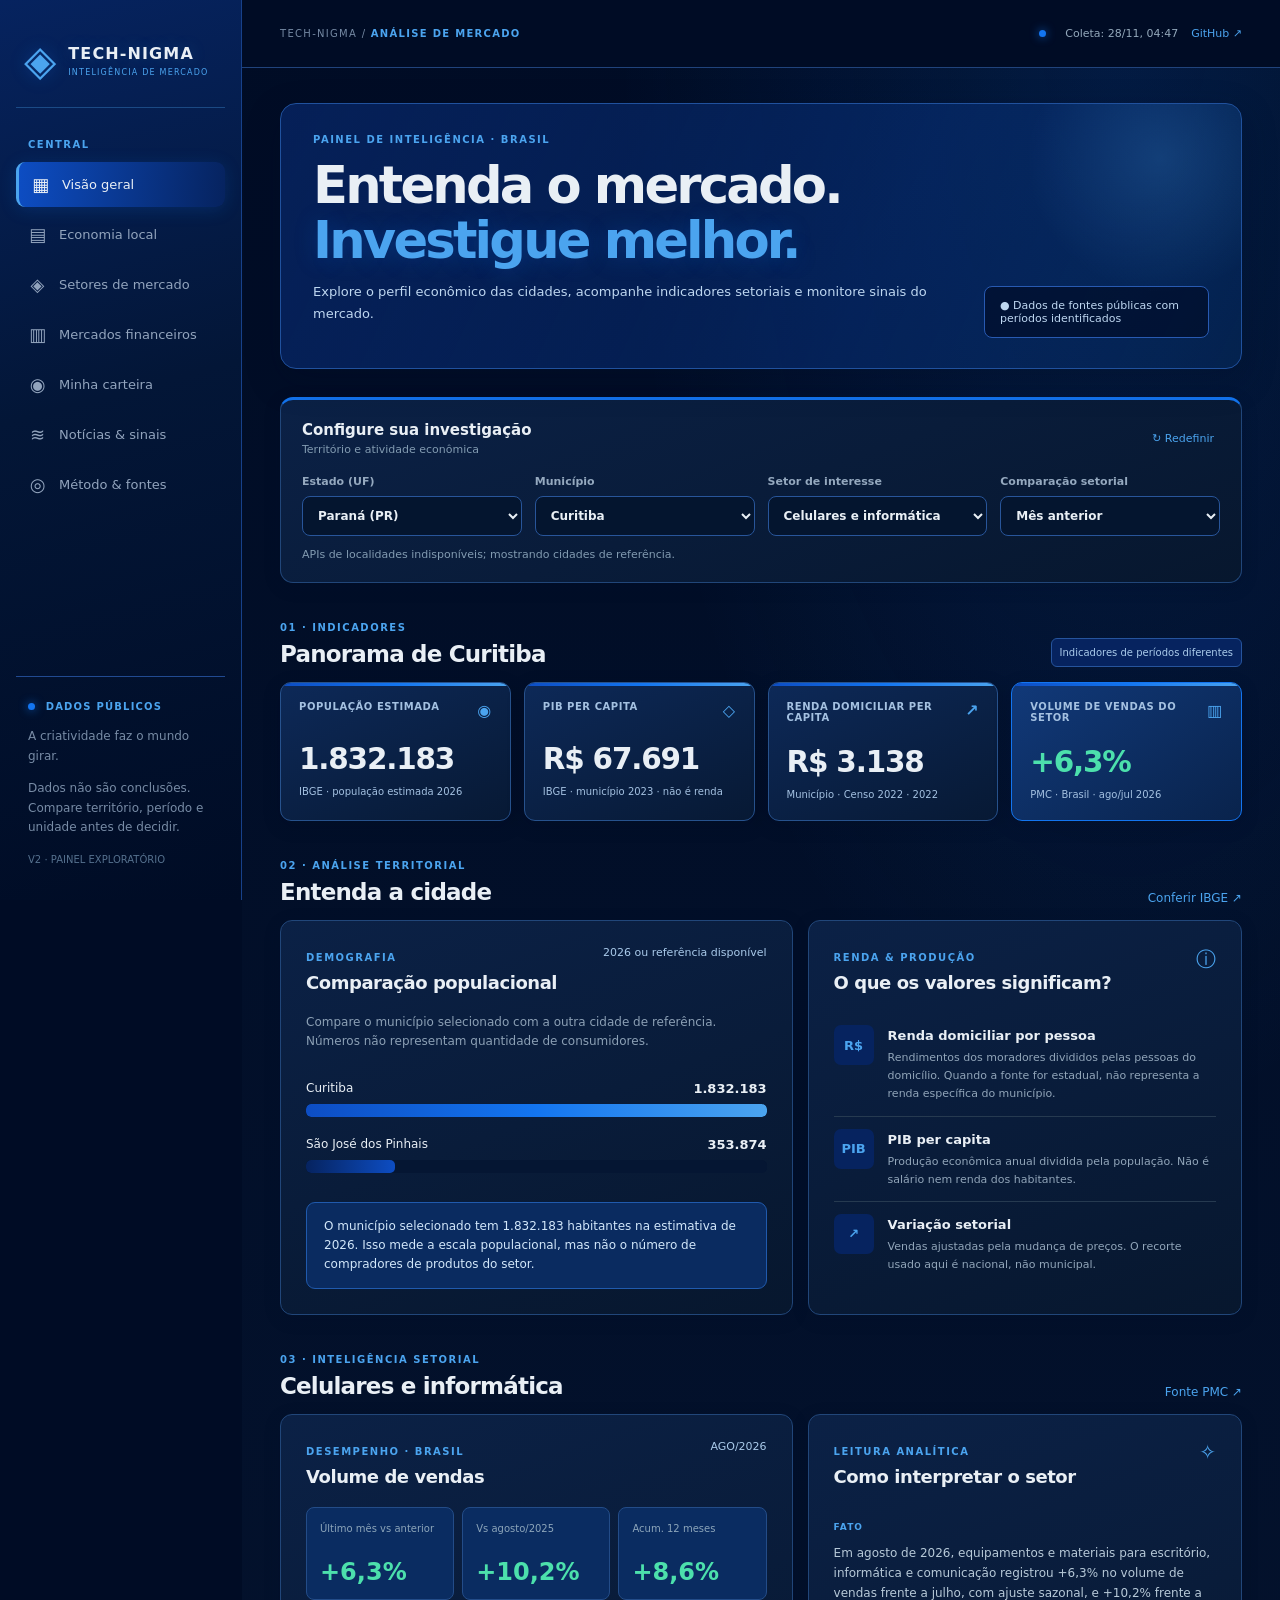
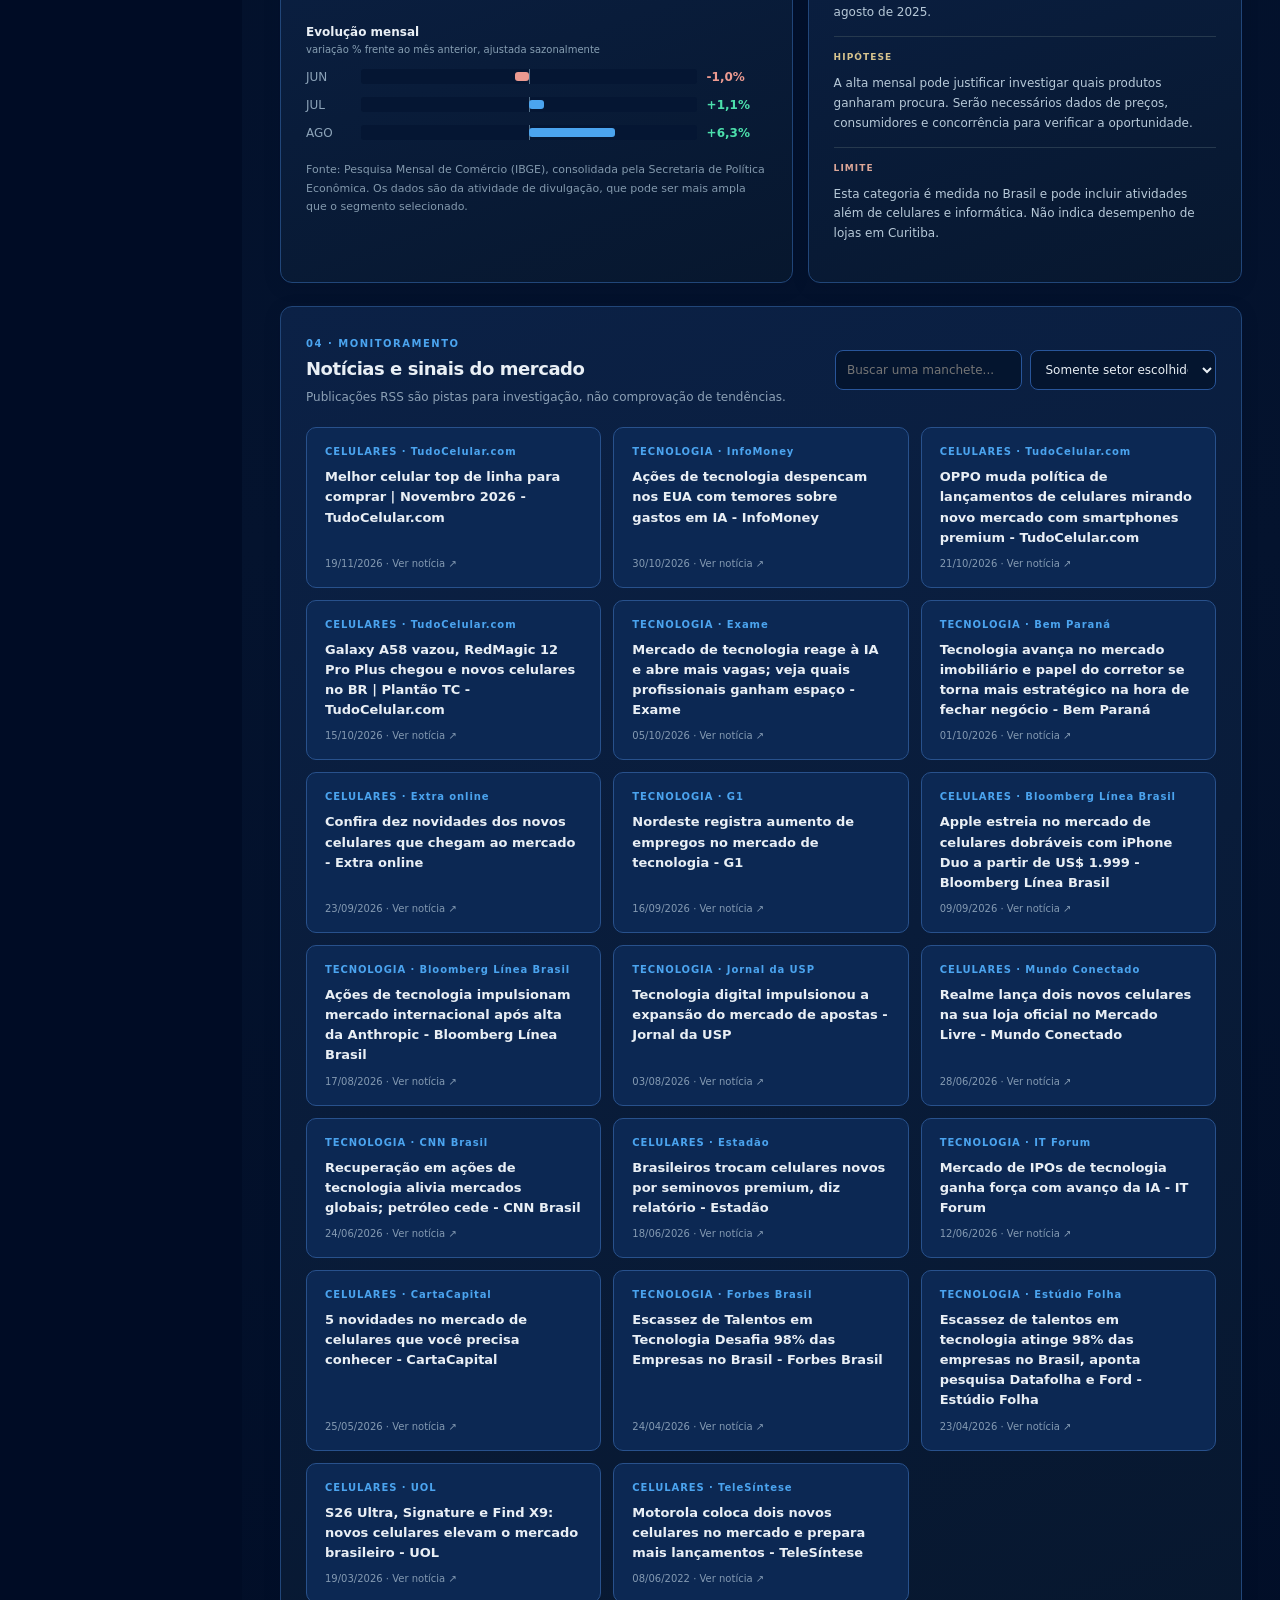
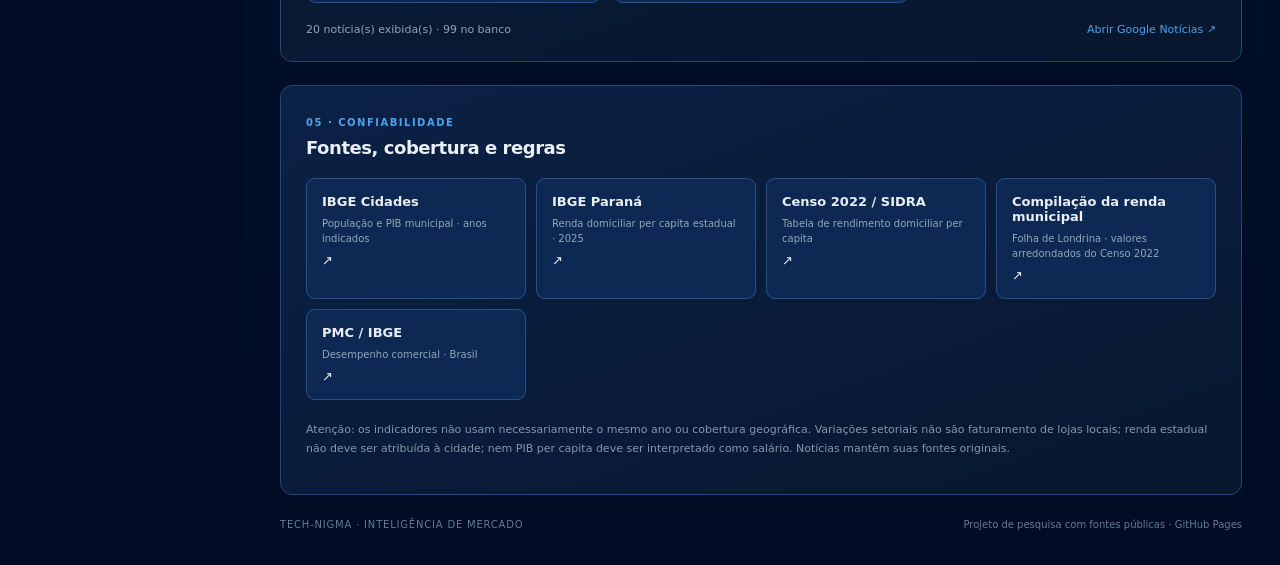
<file: index.html>
<!doctype html>
<html lang="pt-BR">
<head>
  <meta charset="utf-8">
  <meta name="viewport" content="width=device-width, initial-scale=1">
  <meta name="theme-color" content="#000C25">
  <meta name="description" content="Observatório de inteligência de mercado: cidades, renda, PIB per capita, desempenho do comércio e notícias com fontes.">
  <title>Tech-nigma | Inteligência de Mercado</title>
  <link rel="stylesheet" href="./site/v2.css?v=tech-nigma-azul-3">
  <script src="./site/v2.js" defer></script>
</head>
<body>
  <div class="shell">
    <aside class="sidebar">
      <div class="identity"><span class="logo-mark">◈</span><div><strong>TECH-NIGMA</strong><span>INTELIGÊNCIA DE MERCADO</span></div></div>
      <div class="group-title">CENTRAL</div>
      <nav class="nav">
        <a class="selected" href="#visao"><span>▦</span> Visão geral</a>
        <a href="#economia"><span>▤</span> Economia local</a>
        <a href="#setores"><span>◈</span> Setores de mercado</a>
        <a href="./site/mercados.html"><span>▥</span> Mercados financeiros</a>
<a href="./site/carteira.html"><span>◉</span> Minha carteira</a>
        <a href="#noticias"><span>≋</span> Notícias & sinais</a>
        <a href="#metodologia"><span>◎</span> Método & fontes</a>
      </nav>
      <div class="side-bottom">
        <div class="pulse"><i></i> DADOS PÚBLICOS</div>
        <p>A criatividade faz o mundo girar.</p><p>Dados não são conclusões. Compare território, período e unidade antes de decidir.</p>
        <small>V2 · PAINEL EXPLORATÓRIO</small>
      </div>
    </aside>
    <main id="visao" class="main">
      <header class="topbar">
        <div class="breadcrumb">TECH-NIGMA / <b>ANÁLISE DE MERCADO</b></div>
        <div class="top-actions"><span class="sync-dot"></span><span id="collect-date">Aguardando dados</span><a href="https://github.com/BottmannBar/Inteligencia" target="_blank" rel="noopener">GitHub ↗</a></div>
      </header>
      <div class="workspace">
        <div class="title-area">
          <div><div class="eyebrow">PAINEL DE INTELIGÊNCIA · BRASIL</div><h1>Entenda o mercado.<br><em>Investigue melhor.</em></h1><p>Explore o perfil econômico das cidades, acompanhe indicadores setoriais e monitore sinais do mercado.</p></div>
          <div class="legend" id="data-state">● Dados de fontes públicas com períodos identificados</div>
        </div>
        <section class="filters" aria-label="Filtros da investigação">
          <div class="filter-head"><div><strong>Configure sua investigação</strong><span>Território e atividade econômica</span></div><button id="reset" type="button" class="quiet">↻ Redefinir</button></div>
          <div class="filters-grid">
            <label>Estado (UF)<select id="uf"><option value="PR">Paraná (PR)</option></select></label>
            <label>Município<select id="city"><option value="4106902">Curitiba</option><option value="4125506">São José dos Pinhais</option></select></label>
            <label>Setor de interesse<select id="sector"><option value="tecnologia">Celulares e informática</option></select></label>
            <label>Comparação setorial<select id="comparison"><option value="mom">Mês anterior</option><option value="yoy">Mesmo mês do ano anterior</option><option value="y12">Acumulado em 12 meses</option></select></label>
          </div>
          <div class="filter-foot" id="city-status">Selecione um município para consultar seus indicadores.</div>
        </section>
        <div id="global-alert" class="notice" hidden></div>
        <div class="section-top"><div><span class="eyebrow">01 · INDICADORES</span><h2 id="city-title">Panorama de Curitiba</h2></div><span class="source-tag">Indicadores de períodos diferentes</span></div>
        <section class="kpis" aria-label="Indicadores econômicos">
          <article class="kpi"><div class="kpi-line">POPULAÇÃO ESTIMADA <span>◉</span></div><strong id="kpi-pop">—</strong><div class="kpi-foot" id="kpi-pop-sub">IBGE · município</div></article>
          <article class="kpi"><div class="kpi-line">PIB PER CAPITA <span>◇</span></div><strong id="kpi-pib">—</strong><div class="kpi-foot" id="kpi-pib-sub">IBGE · município · não é renda</div></article>
          <article class="kpi"><div class="kpi-line">RENDA DOMICILIAR PER CAPITA <span>↗</span></div><strong id="kpi-income">—</strong><div class="kpi-foot" id="kpi-income-sub">IBGE · unidade territorial indicada</div></article>
          <article class="kpi emphasis"><div class="kpi-line">VOLUME DE VENDAS DO SETOR <span>▥</span></div><strong id="kpi-sector">—</strong><div class="kpi-foot" id="kpi-sector-sub">PMC · Brasil · agosto/2026</div></article>
        </section>
        <div class="section-top" id="economia"><div><span class="eyebrow">02 · ANÁLISE TERRITORIAL</span><h2>Entenda a cidade</h2></div><a id="city-source" href="https://www.ibge.gov.br/cidades-e-estados/pr/curitiba.html" target="_blank" rel="noopener" class="text-link">Conferir IBGE ↗</a></div>
        <div class="main-grid">
          <section class="panel">
            <div class="panel-heading"><div><span class="micro">DEMOGRAFIA</span><h3>Comparação populacional</h3></div><span class="faint" id="compare-year">2026</span></div>
            <p class="muted">Compare o município selecionado com a outra cidade de referência. Números não representam quantidade de consumidores.</p>
            <div id="city-bars" class="city-bars"></div>
            <div id="pop-reading" class="insight-note">Aguardando indicadores.</div>
          </section>
          <section class="panel">
            <div class="panel-heading"><div><span class="micro">RENDA & PRODUÇÃO</span><h3>O que os valores significam?</h3></div><span class="mini-icon">ⓘ</span></div>
            <div class="definition"><div class="definition-symbol">R$</div><div><b>Renda domiciliar por pessoa</b><p>Rendimentos dos moradores divididos pelas pessoas do domicílio. Quando a fonte for estadual, não representa a renda específica do município.</p></div></div>
            <div class="definition"><div class="definition-symbol">PIB</div><div><b>PIB per capita</b><p>Produção econômica anual dividida pela população. Não é salário nem renda dos habitantes.</p></div></div>
            <div class="definition"><div class="definition-symbol">↗</div><div><b>Variação setorial</b><p>Vendas ajustadas pela mudança de preços. O recorte usado aqui é nacional, não municipal.</p></div></div>
          </section>
        </div>
        <div class="section-top" id="setores"><div><span class="eyebrow">03 · INTELIGÊNCIA SETORIAL</span><h2 id="sector-title">Celulares e informática</h2></div><a href="https://www.gov.br/fazenda/pt-br/central-de-conteudo/publicacoes/conjuntura-economica/atividade-economica/defeso-eleitoral-2026/informativo-pmc-ago2026.html" target="_blank" rel="noopener" class="text-link">Fonte PMC ↗</a></div>
        <div class="sector-grid">
          <section class="panel">
            <div class="panel-heading"><div><span class="micro">DESEMPENHO · BRASIL</span><h3>Volume de vendas</h3></div><span class="faint">AGO/2026</span></div>
            <div class="triple">
              <div><span>Último mês vs anterior</span><b id="sector-mom">—</b></div>
              <div><span>Vs agosto/2025</span><b id="sector-yoy">—</b></div>
              <div><span>Acum. 12 meses</span><b id="sector-y12">—</b></div>
            </div>
            <div class="chart-title">Evolução mensal <span>variação % frente ao mês anterior, ajustada sazonalmente</span></div>
            <div class="trend" id="trend-chart"></div>
            <p class="fineprint">Fonte: Pesquisa Mensal de Comércio (IBGE), consolidada pela Secretaria de Política Econômica. Os dados são da atividade de divulgação, que pode ser mais ampla que o segmento selecionado.</p>
          </section>
          <section class="panel sector-insights">
            <div class="panel-heading"><div><span class="micro">LEITURA ANALÍTICA</span><h3>Como interpretar o setor</h3></div><span class="mini-icon">✧</span></div>
            <div class="analysis-block"><span class="tag fact">FATO</span><p id="sector-fact">Aguardando setor.</p></div>
            <div class="analysis-block"><span class="tag hypothesis">HIPÓTESE</span><p id="sector-hypothesis">Aguardando setor.</p></div>
            <div class="analysis-block"><span class="tag limit">LIMITE</span><p id="sector-limitation">A PMC não comprova desempenho de empresas de uma cidade.</p></div>
          </section>
        </div>
        <section class="panel news-panel" id="noticias">
          <div class="panel-heading news-head"><div><span class="micro">04 · MONITORAMENTO</span><h3>Notícias e sinais do mercado</h3><p class="muted">Publicações RSS são pistas para investigação, não comprovação de tendências.</p></div><div class="news-tools"><input id="news-search" type="search" placeholder="Buscar uma manchete..." aria-label="Buscar notícias"><select id="news-mode" aria-label="Filtro das notícias"><option value="setor">Somente setor escolhido</option><option value="todas">Todas as notícias</option></select></div></div>
          <div class="news-list" id="news-list"><div class="empty">Carregando manchetes…</div></div>
          <div class="news-footer"><span id="news-count">—</span><a href="https://news.google.com/?hl=pt-BR&amp;gl=BR&amp;ceid=BR:pt-419" target="_blank" rel="noopener">Abrir Google Notícias ↗</a></div>
        </section>
        <section class="panel methodology" id="metodologia">
          <div class="panel-heading"><div><span class="micro">05 · CONFIABILIDADE</span><h3>Fontes, cobertura e regras</h3></div></div>
          <div class="sources">
            <a href="https://www.ibge.gov.br/cidades-e-estados.html" target="_blank" rel="noopener"><b>IBGE Cidades</b><small>População e PIB municipal · anos indicados</small>↗</a>
            <a href="https://www.ibge.gov.br/cidades-e-estados/pr.html" target="_blank" rel="noopener"><b>IBGE Paraná</b><small>Renda domiciliar per capita estadual · 2025</small>↗</a>
            <a href="https://sidra.ibge.gov.br/tabela/10295" target="_blank" rel="noopener"><b>Censo 2022 / SIDRA</b><small>Tabela de rendimento domiciliar per capita</small>↗</a>
            <a href="https://www.folhadelondrina.com.br/economia/disparidade-de-riqueza-persiste-ate-entre-maiores-cidades-do-parana-3290647e.html" target="_blank" rel="noopener"><b>Compilação da renda municipal</b><small>Folha de Londrina · valores arredondados do Censo 2022</small>↗</a>
            <a href="https://www.ibge.gov.br/estatisticas/economicas/comercio/9227-pesquisa-mensal-de-comercio.html" target="_blank" rel="noopener"><b>PMC / IBGE</b><small>Desempenho comercial · Brasil</small>↗</a>
          </div>
          <p class="fineprint">Atenção: os indicadores não usam necessariamente o mesmo ano ou cobertura geográfica. Variações setoriais não são faturamento de lojas locais; renda estadual não deve ser atribuída à cidade; nem PIB per capita deve ser interpretado como salário. Notícias mantêm suas fontes originais.</p>
        </section>
        <footer>TECH-NIGMA · INTELIGÊNCIA DE MERCADO <span>Projeto de pesquisa com fontes públicas · GitHub Pages</span></footer>
      </div>
    </main>
  </div>
</body>
</html>
</file>
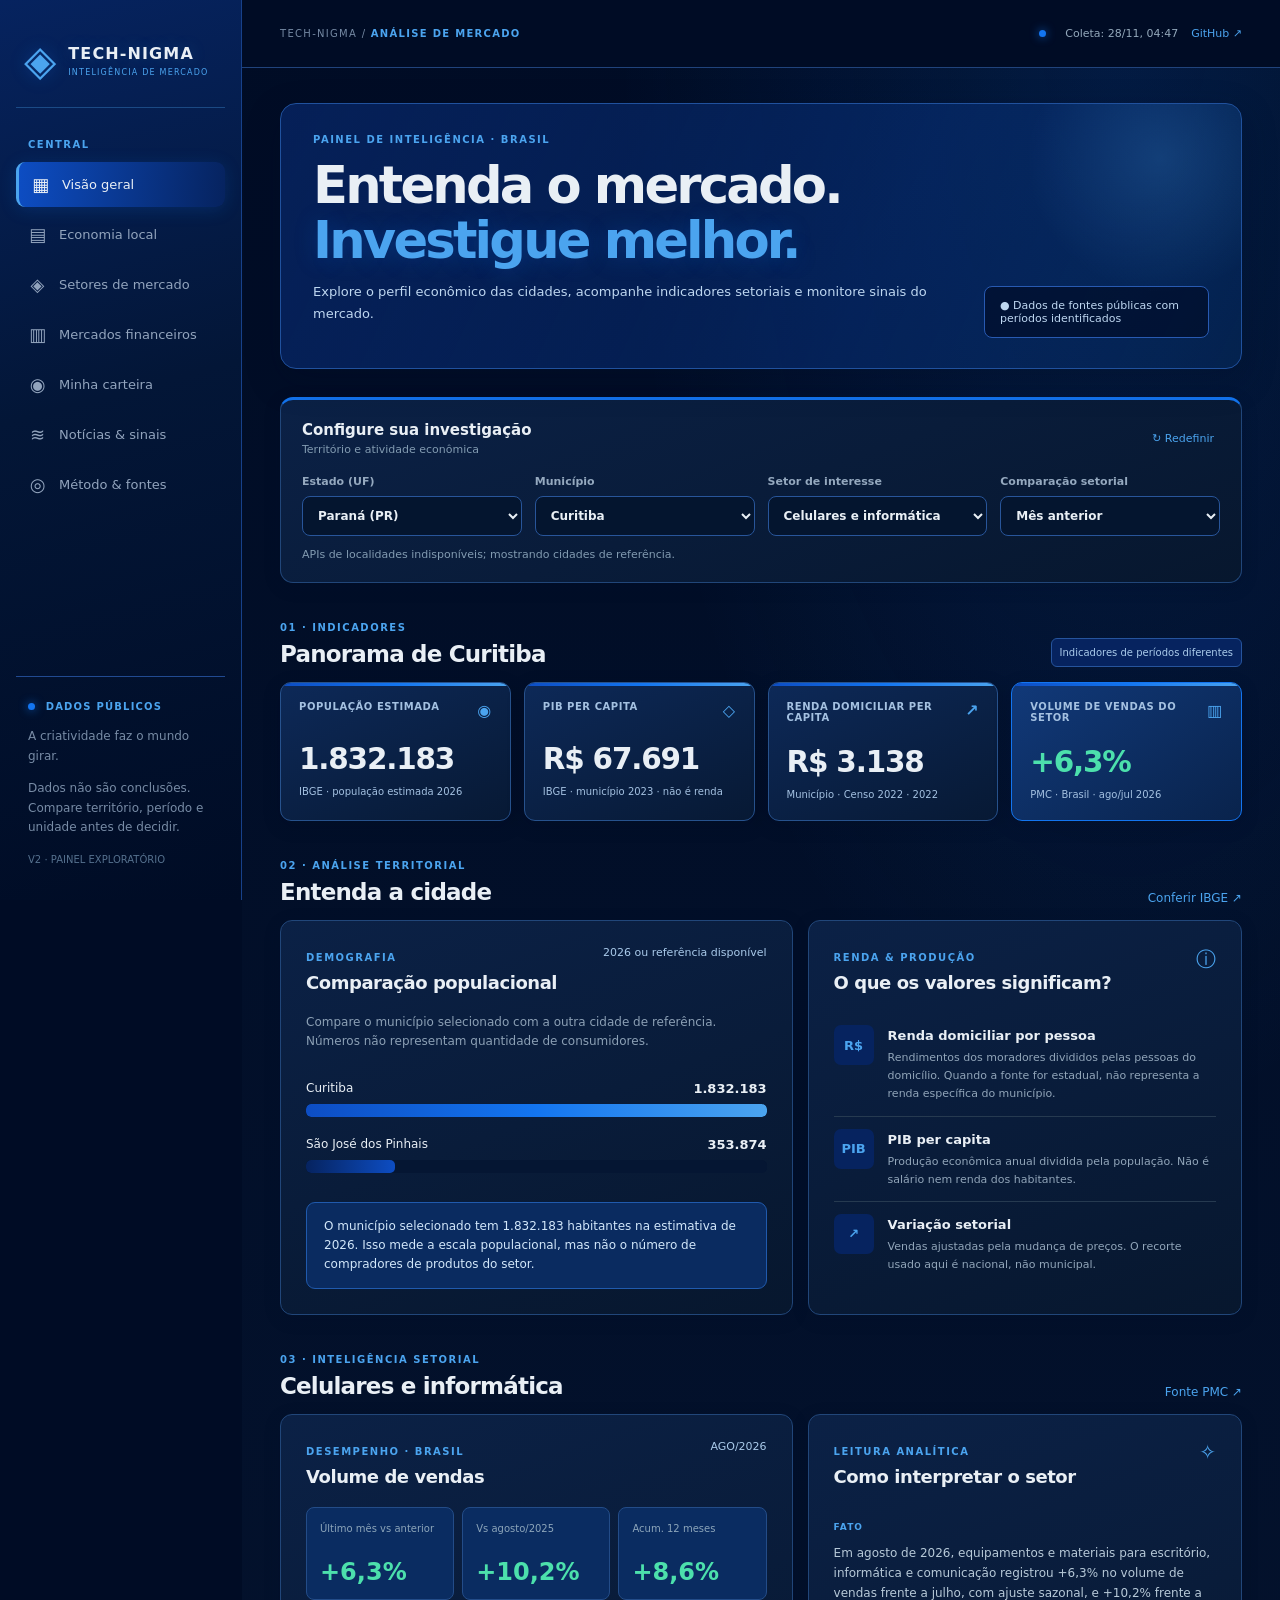
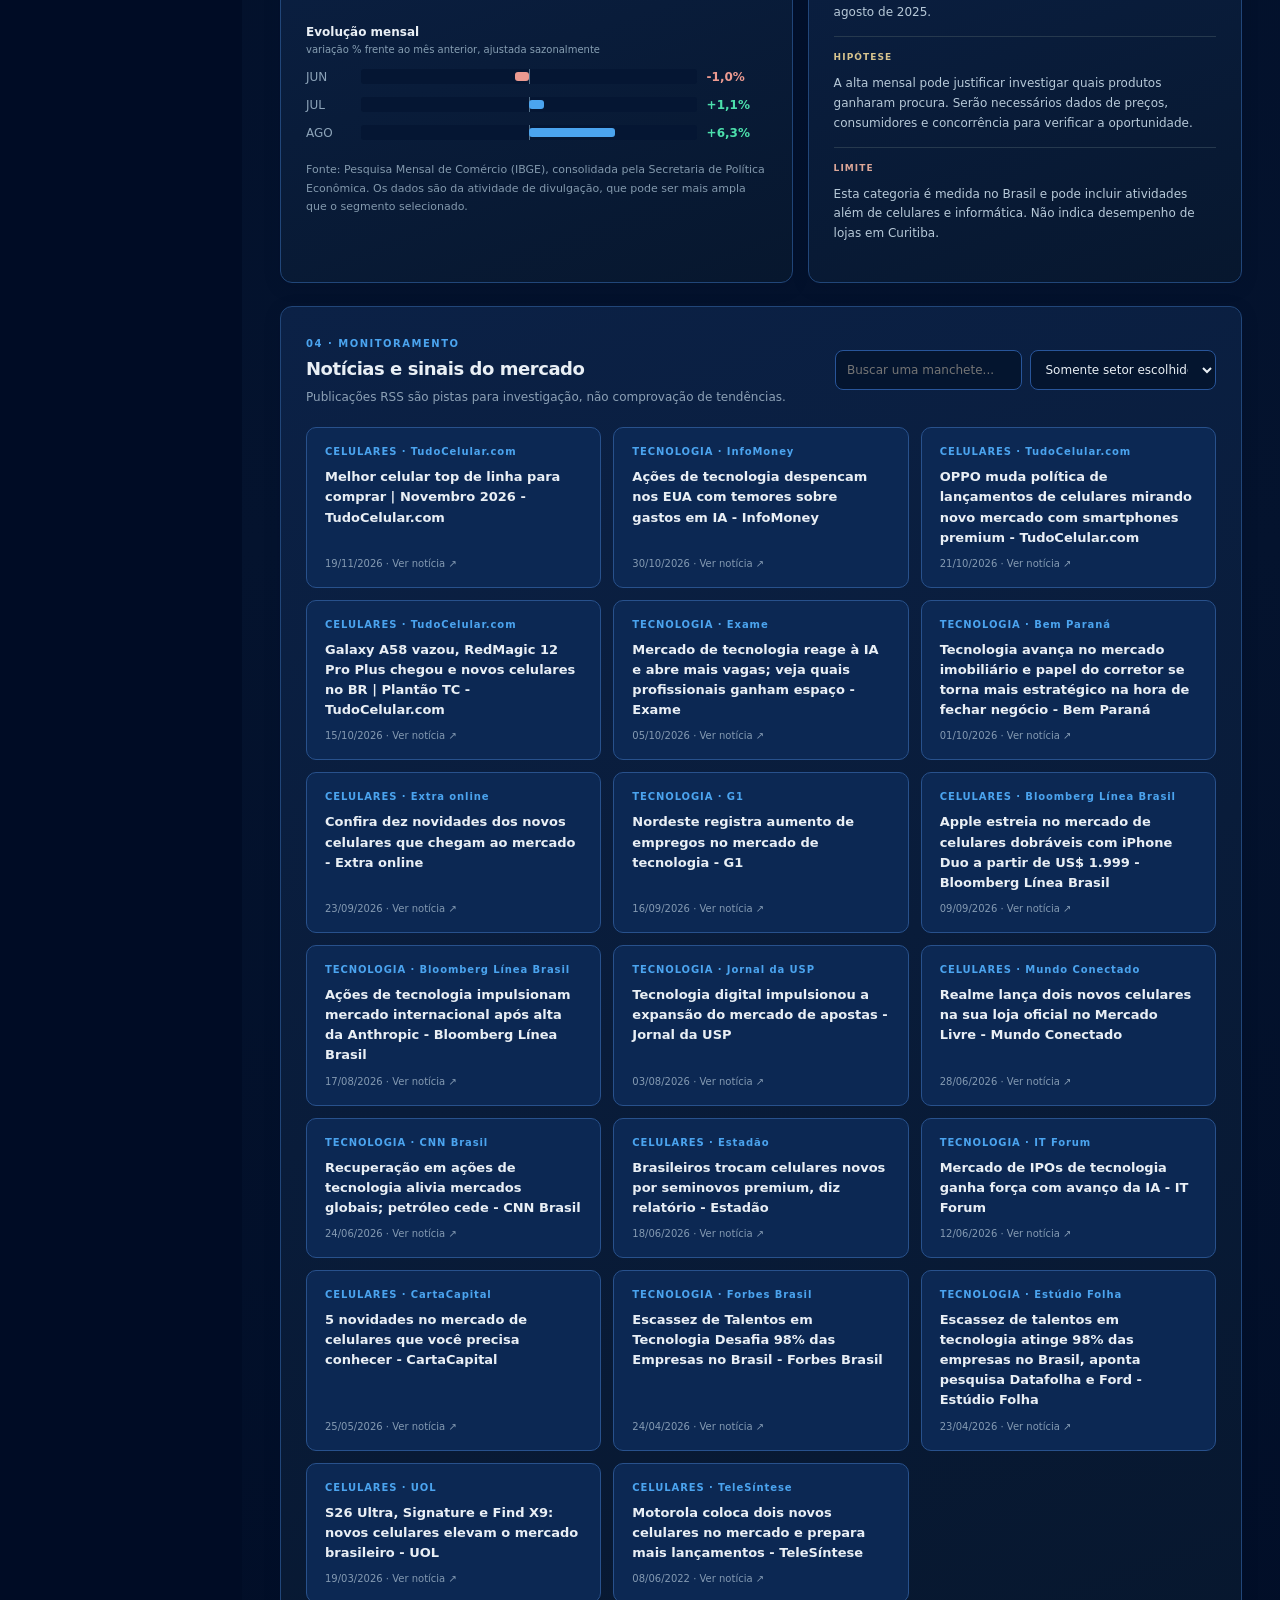
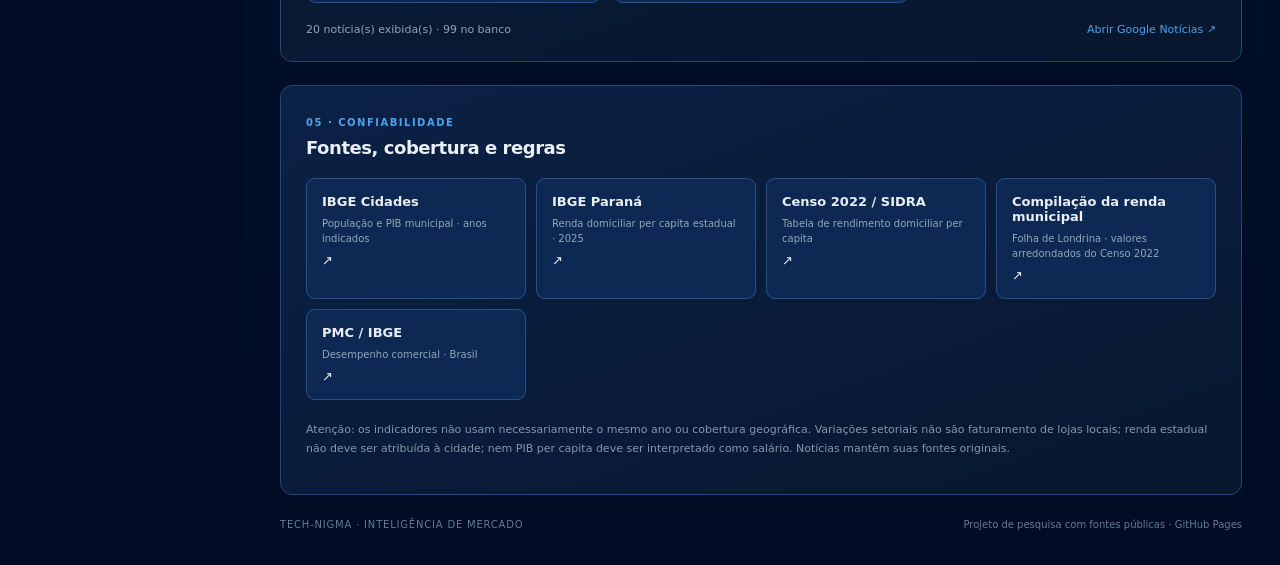
<file: site/index.html>
<!doctype html>
<html lang="pt-BR">
<head>
  <meta charset="utf-8">
  <meta name="viewport" content="width=device-width, initial-scale=1">
  <meta name="theme-color" content="#000C25">
  <meta name="description" content="Observatório de inteligência de mercado: cidades, renda, PIB per capita, desempenho do comércio e notícias com fontes.">
  <title>Tech-nigma | Inteligência de Mercado</title>
  <link rel="stylesheet" href="./v2.css?v=tech-nigma-azul-3">
  <script src="./v2.js" defer></script>
</head>
<body>
  <div class="shell">
    <aside class="sidebar">
      <div class="identity"><span class="logo-mark">◈</span><div><strong>TECH-NIGMA</strong><span>INTELIGÊNCIA DE MERCADO</span></div></div>
      <div class="group-title">CENTRAL</div>
      <nav class="nav">
        <a class="selected" href="#visao"><span>▦</span> Visão geral</a>
        <a href="#economia"><span>▤</span> Economia local</a>
        <a href="#setores"><span>◈</span> Setores de mercado</a>
        <a href="./mercados.html"><span>▥</span> Mercados financeiros</a>
<a href="./carteira.html"><span>◉</span> Minha carteira</a>
        <a href="#noticias"><span>≋</span> Notícias & sinais</a>
        <a href="#metodologia"><span>◎</span> Método & fontes</a>
      </nav>
      <div class="side-bottom">
        <div class="pulse"><i></i> DADOS PÚBLICOS</div>
        <p>A criatividade faz o mundo girar.</p><p>Dados não são conclusões. Compare território, período e unidade antes de decidir.</p>
        <small>V2 · PAINEL EXPLORATÓRIO</small>
      </div>
    </aside>
    <main id="visao" class="main">
      <header class="topbar">
        <div class="breadcrumb">TECH-NIGMA / <b>ANÁLISE DE MERCADO</b></div>
        <div class="top-actions"><span class="sync-dot"></span><span id="collect-date">Aguardando dados</span><a href="https://github.com/BottmannBar/Inteligencia" target="_blank" rel="noopener">GitHub ↗</a></div>
      </header>
      <div class="workspace">
        <div class="title-area">
          <div><div class="eyebrow">PAINEL DE INTELIGÊNCIA · BRASIL</div><h1>Entenda o mercado.<br><em>Investigue melhor.</em></h1><p>Explore o perfil econômico das cidades, acompanhe indicadores setoriais e monitore sinais do mercado.</p></div>
          <div class="legend" id="data-state">● Dados de fontes públicas com períodos identificados</div>
        </div>
        <section class="filters" aria-label="Filtros da investigação">
          <div class="filter-head"><div><strong>Configure sua investigação</strong><span>Território e atividade econômica</span></div><button id="reset" type="button" class="quiet">↻ Redefinir</button></div>
          <div class="filters-grid">
            <label>Estado (UF)<select id="uf"><option value="PR">Paraná (PR)</option></select></label>
            <label>Município<select id="city"><option value="4106902">Curitiba</option><option value="4125506">São José dos Pinhais</option></select></label>
            <label>Setor de interesse<select id="sector"><option value="tecnologia">Celulares e informática</option></select></label>
            <label>Comparação setorial<select id="comparison"><option value="mom">Mês anterior</option><option value="yoy">Mesmo mês do ano anterior</option><option value="y12">Acumulado em 12 meses</option></select></label>
          </div>
          <div class="filter-foot" id="city-status">Selecione um município para consultar seus indicadores.</div>
        </section>
        <div id="global-alert" class="notice" hidden></div>
        <div class="section-top"><div><span class="eyebrow">01 · INDICADORES</span><h2 id="city-title">Panorama de Curitiba</h2></div><span class="source-tag">Indicadores de períodos diferentes</span></div>
        <section class="kpis" aria-label="Indicadores econômicos">
          <article class="kpi"><div class="kpi-line">POPULAÇÃO ESTIMADA <span>◉</span></div><strong id="kpi-pop">—</strong><div class="kpi-foot" id="kpi-pop-sub">IBGE · município</div></article>
          <article class="kpi"><div class="kpi-line">PIB PER CAPITA <span>◇</span></div><strong id="kpi-pib">—</strong><div class="kpi-foot" id="kpi-pib-sub">IBGE · município · não é renda</div></article>
          <article class="kpi"><div class="kpi-line">RENDA DOMICILIAR PER CAPITA <span>↗</span></div><strong id="kpi-income">—</strong><div class="kpi-foot" id="kpi-income-sub">IBGE · unidade territorial indicada</div></article>
          <article class="kpi emphasis"><div class="kpi-line">VOLUME DE VENDAS DO SETOR <span>▥</span></div><strong id="kpi-sector">—</strong><div class="kpi-foot" id="kpi-sector-sub">PMC · Brasil · agosto/2026</div></article>
        </section>
        <div class="section-top" id="economia"><div><span class="eyebrow">02 · ANÁLISE TERRITORIAL</span><h2>Entenda a cidade</h2></div><a id="city-source" href="https://www.ibge.gov.br/cidades-e-estados/pr/curitiba.html" target="_blank" rel="noopener" class="text-link">Conferir IBGE ↗</a></div>
        <div class="main-grid">
          <section class="panel">
            <div class="panel-heading"><div><span class="micro">DEMOGRAFIA</span><h3>Comparação populacional</h3></div><span class="faint" id="compare-year">2026</span></div>
            <p class="muted">Compare o município selecionado com a outra cidade de referência. Números não representam quantidade de consumidores.</p>
            <div id="city-bars" class="city-bars"></div>
            <div id="pop-reading" class="insight-note">Aguardando indicadores.</div>
          </section>
          <section class="panel">
            <div class="panel-heading"><div><span class="micro">RENDA & PRODUÇÃO</span><h3>O que os valores significam?</h3></div><span class="mini-icon">ⓘ</span></div>
            <div class="definition"><div class="definition-symbol">R$</div><div><b>Renda domiciliar por pessoa</b><p>Rendimentos dos moradores divididos pelas pessoas do domicílio. Quando a fonte for estadual, não representa a renda específica do município.</p></div></div>
            <div class="definition"><div class="definition-symbol">PIB</div><div><b>PIB per capita</b><p>Produção econômica anual dividida pela população. Não é salário nem renda dos habitantes.</p></div></div>
            <div class="definition"><div class="definition-symbol">↗</div><div><b>Variação setorial</b><p>Vendas ajustadas pela mudança de preços. O recorte usado aqui é nacional, não municipal.</p></div></div>
          </section>
        </div>
        <div class="section-top" id="setores"><div><span class="eyebrow">03 · INTELIGÊNCIA SETORIAL</span><h2 id="sector-title">Celulares e informática</h2></div><a href="https://www.gov.br/fazenda/pt-br/central-de-conteudo/publicacoes/conjuntura-economica/atividade-economica/defeso-eleitoral-2026/informativo-pmc-ago2026.html" target="_blank" rel="noopener" class="text-link">Fonte PMC ↗</a></div>
        <div class="sector-grid">
          <section class="panel">
            <div class="panel-heading"><div><span class="micro">DESEMPENHO · BRASIL</span><h3>Volume de vendas</h3></div><span class="faint">AGO/2026</span></div>
            <div class="triple">
              <div><span>Último mês vs anterior</span><b id="sector-mom">—</b></div>
              <div><span>Vs agosto/2025</span><b id="sector-yoy">—</b></div>
              <div><span>Acum. 12 meses</span><b id="sector-y12">—</b></div>
            </div>
            <div class="chart-title">Evolução mensal <span>variação % frente ao mês anterior, ajustada sazonalmente</span></div>
            <div class="trend" id="trend-chart"></div>
            <p class="fineprint">Fonte: Pesquisa Mensal de Comércio (IBGE), consolidada pela Secretaria de Política Econômica. Os dados são da atividade de divulgação, que pode ser mais ampla que o segmento selecionado.</p>
          </section>
          <section class="panel sector-insights">
            <div class="panel-heading"><div><span class="micro">LEITURA ANALÍTICA</span><h3>Como interpretar o setor</h3></div><span class="mini-icon">✧</span></div>
            <div class="analysis-block"><span class="tag fact">FATO</span><p id="sector-fact">Aguardando setor.</p></div>
            <div class="analysis-block"><span class="tag hypothesis">HIPÓTESE</span><p id="sector-hypothesis">Aguardando setor.</p></div>
            <div class="analysis-block"><span class="tag limit">LIMITE</span><p id="sector-limitation">A PMC não comprova desempenho de empresas de uma cidade.</p></div>
          </section>
        </div>
        <section class="panel news-panel" id="noticias">
          <div class="panel-heading news-head"><div><span class="micro">04 · MONITORAMENTO</span><h3>Notícias e sinais do mercado</h3><p class="muted">Publicações RSS são pistas para investigação, não comprovação de tendências.</p></div><div class="news-tools"><input id="news-search" type="search" placeholder="Buscar uma manchete..." aria-label="Buscar notícias"><select id="news-mode" aria-label="Filtro das notícias"><option value="setor">Somente setor escolhido</option><option value="todas">Todas as notícias</option></select></div></div>
          <div class="news-list" id="news-list"><div class="empty">Carregando manchetes…</div></div>
          <div class="news-footer"><span id="news-count">—</span><a href="https://news.google.com/?hl=pt-BR&amp;gl=BR&amp;ceid=BR:pt-419" target="_blank" rel="noopener">Abrir Google Notícias ↗</a></div>
        </section>
        <section class="panel methodology" id="metodologia">
          <div class="panel-heading"><div><span class="micro">05 · CONFIABILIDADE</span><h3>Fontes, cobertura e regras</h3></div></div>
          <div class="sources">
            <a href="https://www.ibge.gov.br/cidades-e-estados.html" target="_blank" rel="noopener"><b>IBGE Cidades</b><small>População e PIB municipal · anos indicados</small>↗</a>
            <a href="https://www.ibge.gov.br/cidades-e-estados/pr.html" target="_blank" rel="noopener"><b>IBGE Paraná</b><small>Renda domiciliar per capita estadual · 2025</small>↗</a>
            <a href="https://sidra.ibge.gov.br/tabela/10295" target="_blank" rel="noopener"><b>Censo 2022 / SIDRA</b><small>Tabela de rendimento domiciliar per capita</small>↗</a>
            <a href="https://www.folhadelondrina.com.br/economia/disparidade-de-riqueza-persiste-ate-entre-maiores-cidades-do-parana-3290647e.html" target="_blank" rel="noopener"><b>Compilação da renda municipal</b><small>Folha de Londrina · valores arredondados do Censo 2022</small>↗</a>
            <a href="https://www.ibge.gov.br/estatisticas/economicas/comercio/9227-pesquisa-mensal-de-comercio.html" target="_blank" rel="noopener"><b>PMC / IBGE</b><small>Desempenho comercial · Brasil</small>↗</a>
          </div>
          <p class="fineprint">Atenção: os indicadores não usam necessariamente o mesmo ano ou cobertura geográfica. Variações setoriais não são faturamento de lojas locais; renda estadual não deve ser atribuída à cidade; nem PIB per capita deve ser interpretado como salário. Notícias mantêm suas fontes originais.</p>
        </section>
        <footer>TECH-NIGMA · INTELIGÊNCIA DE MERCADO <span>Projeto de pesquisa com fontes públicas · GitHub Pages</span></footer>
      </div>
    </main>
  </div>
</body>
</html>
</file>
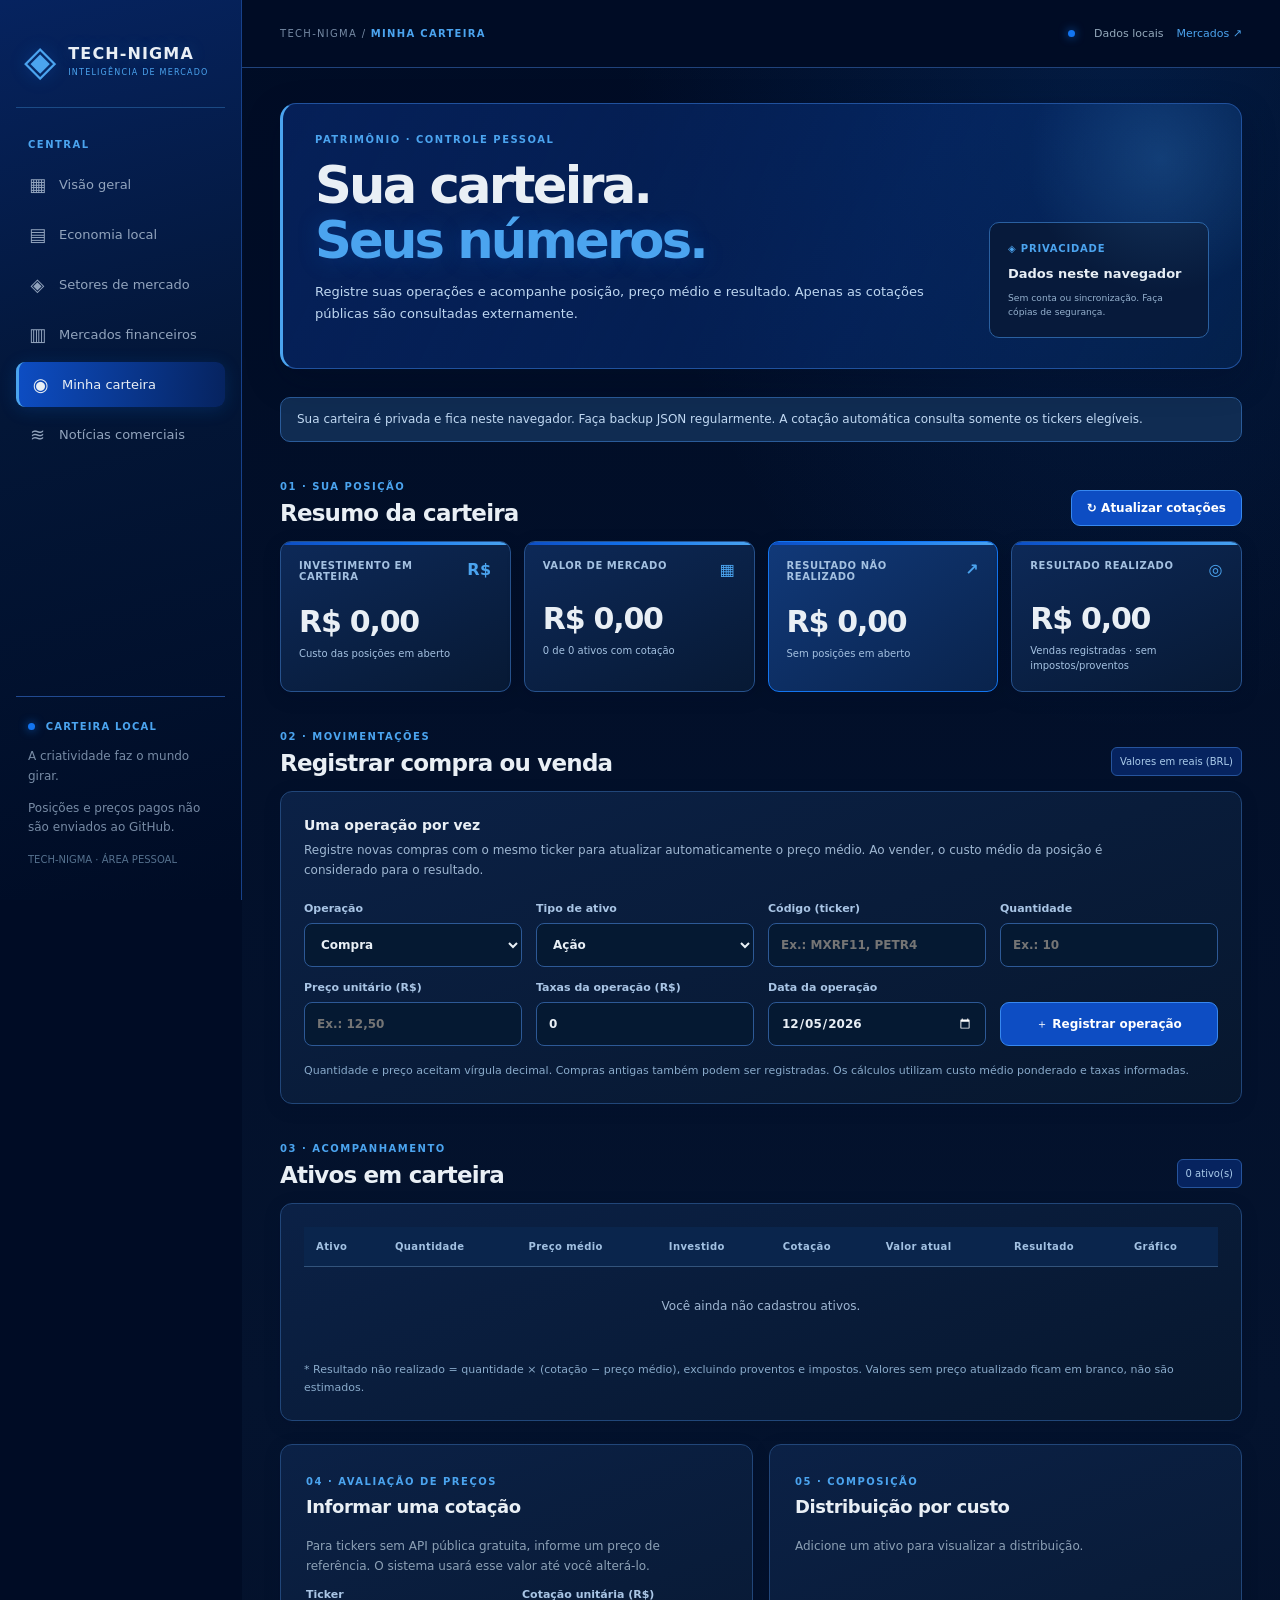
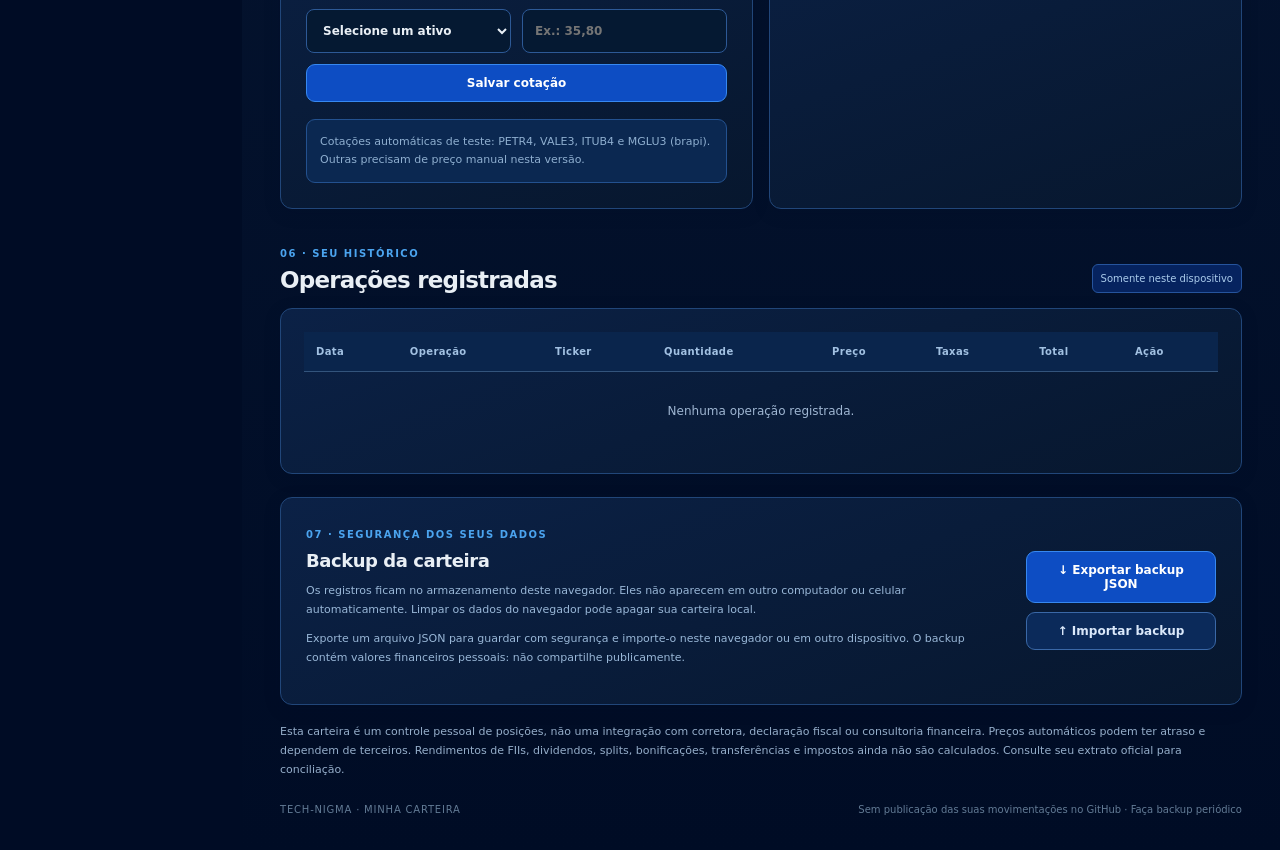
<file: site/carteira.html>
<!doctype html>
<html lang="pt-BR">
<head>
<meta charset="utf-8">
<meta name="viewport" content="width=device-width, initial-scale=1">
<meta name="theme-color" content="#000C25">
<meta name="description" content="Minha Carteira Tech-nigma: registre compras e vendas, acompanhe custo médio, patrimônio e valorização em privacidade.">
<title>Tech-nigma | Minha Carteira</title>
<link rel="stylesheet" href="./v2.css?v=tech-nigma-azul-3">
<link rel="stylesheet" href="./carteira.css?v=1">
<script src="./carteira.js?v=1" defer></script>
</head>
<body>
<div class="shell">
<aside class="sidebar" aria-label="Menu principal">
<div class="identity"><span class="logo-mark">◈</span><div><strong>TECH-NIGMA</strong><span>INTELIGÊNCIA DE MERCADO</span></div></div>
<div class="group-title">CENTRAL</div>
<nav class="nav">
<a href="../index.html#visao"><span>▦</span> Visão geral</a>
<a href="../index.html#economia"><span>▤</span> Economia local</a>
<a href="../index.html#setores"><span>◈</span> Setores de mercado</a>
<a href="./mercados.html"><span>▥</span> Mercados financeiros</a>
<a class="selected" href="./carteira.html" aria-current="page"><span>◉</span> Minha carteira</a>
<a href="../index.html#noticias"><span>≋</span> Notícias comerciais</a>
</nav>
<div class="side-bottom"><div class="pulse"><i></i> CARTEIRA LOCAL</div><p>A criatividade faz o mundo girar.</p><p>Posições e preços pagos não são enviados ao GitHub.</p><small>TECH-NIGMA · ÁREA PESSOAL</small></div>
</aside>
<main class="main">
<header class="topbar">
<div class="breadcrumb">TECH-NIGMA / <b>MINHA CARTEIRA</b></div>
<div class="top-actions"><span class="sync-dot"></span><span id="save-state">Dados locais</span><a href="./mercados.html">Mercados ↗</a></div>
</header>
<div class="workspace">
<div class="title-area wallet-hero"><div><div class="eyebrow">PATRIMÔNIO · CONTROLE PESSOAL</div><h1>Sua carteira.<br><em>Seus números.</em></h1><p>Registre suas operações e acompanhe posição, preço médio e resultado. Apenas as cotações públicas são consultadas externamente.</p></div><div class="wallet-privacy"><span>◈ PRIVACIDADE</span><strong>Dados neste navegador</strong><small>Sem conta ou sincronização. Faça cópias de segurança.</small></div></div>
<div id="wallet-notice" class="wallet-notice" role="status" aria-live="polite"></div>
<div class="section-top"><div><span class="eyebrow">01 · SUA POSIÇÃO</span><h2>Resumo da carteira</h2></div><button type="button" id="refresh-prices" class="wallet-primary wallet-small">↻ Atualizar cotações</button></div>
<div class="wallet-kpis">
<article class="kpi"><div class="kpi-line">INVESTIMENTO EM CARTEIRA <span>R$</span></div><strong id="total-cost">R$ 0,00</strong><div class="kpi-foot">Custo das posições em aberto</div></article>
<article class="kpi"><div class="kpi-line">VALOR DE MERCADO <span>▦</span></div><strong id="total-market">—</strong><div class="kpi-foot" id="coverage">Precisa de cotações para todos os ativos</div></article>
<article class="kpi emphasis"><div class="kpi-line">RESULTADO NÃO REALIZADO <span>↗</span></div><strong id="total-pnl">—</strong><div class="kpi-foot" id="total-return">Sem avaliação completa</div></article>
<article class="kpi"><div class="kpi-line">RESULTADO REALIZADO <span>◎</span></div><strong id="realized-pnl">R$ 0,00</strong><div class="kpi-foot">Vendas registradas · sem impostos/proventos</div></article>
</div>
<div class="section-top" id="registrar"><div><span class="eyebrow">02 · MOVIMENTAÇÕES</span><h2>Registrar compra ou venda</h2></div><span class="source-tag">Valores em reais (BRL)</span></div>
<section class="panel wallet-entry">
<div class="wallet-intro"><strong>Uma operação por vez</strong><p>Registre novas compras com o mesmo ticker para atualizar automaticamente o preço médio. Ao vender, o custo médio da posição é considerado para o resultado.</p></div>
<form id="trade-form">
<div class="wallet-form-grid">
<label>Operação<select id="trade-kind" required><option value="compra">Compra</option><option value="venda">Venda</option></select></label>
<label>Tipo de ativo<select id="trade-type" required><option value="acao">Ação</option><option value="fii">Fundo imobiliário (FII)</option><option value="etf">ETF</option><option value="bdr">BDR</option><option value="outros">Outro ativo cotado em BRL</option></select></label>
<label>Código (ticker)<input id="trade-ticker" placeholder="Ex.: MXRF11, PETR4" maxlength="15" autocomplete="off" list="ticker-suggestions" required><datalist id="ticker-suggestions"></datalist></label>
<label>Quantidade<input id="trade-qty" type="text" inputmode="decimal" placeholder="Ex.: 10" required></label>
<label>Preço unitário (R$)<input id="trade-price" type="text" inputmode="decimal" placeholder="Ex.: 12,50" required></label>
<label>Taxas da operação (R$)<input id="trade-fee" type="text" inputmode="decimal" placeholder="0,00" value="0"></label>
<label>Data da operação<input id="trade-date" type="date" required></label>
<div class="wallet-form-action"><button type="submit" class="wallet-primary">＋ Registrar operação</button></div>
</div>
</form>
<p class="wallet-help">Quantidade e preço aceitam vírgula decimal. Compras antigas também podem ser registradas. Os cálculos utilizam custo médio ponderado e taxas informadas.</p>
</section>
<div class="section-top" id="posicoes"><div><span class="eyebrow">03 · ACOMPANHAMENTO</span><h2>Ativos em carteira</h2></div><span id="asset-count" class="source-tag">0 ativos</span></div>
<section class="panel wallet-positions">
<div class="wallet-table-wrap"><table class="wallet-table"><thead><tr><th>Ativo</th><th>Quantidade</th><th>Preço médio</th><th>Investido</th><th>Cotação</th><th>Valor atual</th><th>Resultado</th><th>Gráfico</th></tr></thead><tbody id="positions-body"><tr><td colspan="8" class="wallet-empty">Você ainda não cadastrou ativos.</td></tr></tbody></table></div>
<div class="wallet-legend">* Resultado não realizado = quantidade × (cotação − preço médio), excluindo proventos e impostos. Valores sem preço atualizado ficam em branco, não são estimados.</div>
</section>
<div class="wallet-two-col">
<section class="panel wallet-price-panel"><div class="panel-heading"><div><span class="micro">04 · AVALIAÇÃO DE PREÇOS</span><h3>Informar uma cotação</h3></div></div><p class="muted">Para tickers sem API pública gratuita, informe um preço de referência. O sistema usará esse valor até você alterá-lo.</p>
<form id="manual-form" class="wallet-manual"><label>Ticker<select id="manual-ticker" required><option value="">Selecione um ativo</option></select></label><label>Cotação unitária (R$)<input id="manual-price" type="text" inputmode="decimal" placeholder="Ex.: 35,80" required></label><button type="submit" class="wallet-primary">Salvar cotação</button></form>
<div class="wallet-source-note" id="quote-status">Cotações automáticas de teste: PETR4, VALE3, ITUB4 e MGLU3 (brapi). Outras precisam de preço manual nesta versão.</div>
</section>
<section class="panel"><div class="panel-heading"><div><span class="micro">05 · COMPOSIÇÃO</span><h3>Distribuição por custo</h3></div></div><div id="allocation" class="wallet-allocation"><p class="muted">Adicione um ativo para visualizar a distribuição.</p></div></section>
</div>
<div class="section-top" id="historico"><div><span class="eyebrow">06 · SEU HISTÓRICO</span><h2>Operações registradas</h2></div><span class="source-tag">Somente neste dispositivo</span></div>
<section class="panel wallet-history"><div class="wallet-table-wrap"><table class="wallet-table"><thead><tr><th>Data</th><th>Operação</th><th>Ticker</th><th>Quantidade</th><th>Preço</th><th>Taxas</th><th>Total</th><th>Ação</th></tr></thead><tbody id="history-body"><tr><td colspan="8" class="wallet-empty">Nenhuma operação registrada.</td></tr></tbody></table></div></section>
<section class="panel wallet-backup" id="backup"><div><span class="micro">07 · SEGURANÇA DOS SEUS DADOS</span><h3>Backup da carteira</h3><p>Os registros ficam no armazenamento deste navegador. Eles não aparecem em outro computador ou celular automaticamente. Limpar os dados do navegador pode apagar sua carteira local.</p><p>Exporte um arquivo JSON para guardar com segurança e importe-o neste navegador ou em outro dispositivo. O backup contém valores financeiros pessoais: não compartilhe publicamente.</p></div><div class="wallet-backup-actions"><button type="button" id="export-data" class="wallet-primary">↓ Exportar backup JSON</button><label class="wallet-secondary wallet-upload">↑ Importar backup <input type="file" id="import-data" accept=".json,application/json"></label></div></section>
<div class="wallet-disclaimer">Esta carteira é um controle pessoal de posições, não uma integração com corretora, declaração fiscal ou consultoria financeira. Preços automáticos podem ter atraso e dependem de terceiros. Rendimentos de FIIs, dividendos, splits, bonificações, transferências e impostos ainda não são calculados. Consulte seu extrato oficial para conciliação.</div>
<footer>TECH-NIGMA · MINHA CARTEIRA <span>Sem publicação das suas movimentações no GitHub · Faça backup periódico</span></footer>
</div>
</main>
</div>
</body>
</html>
</file>
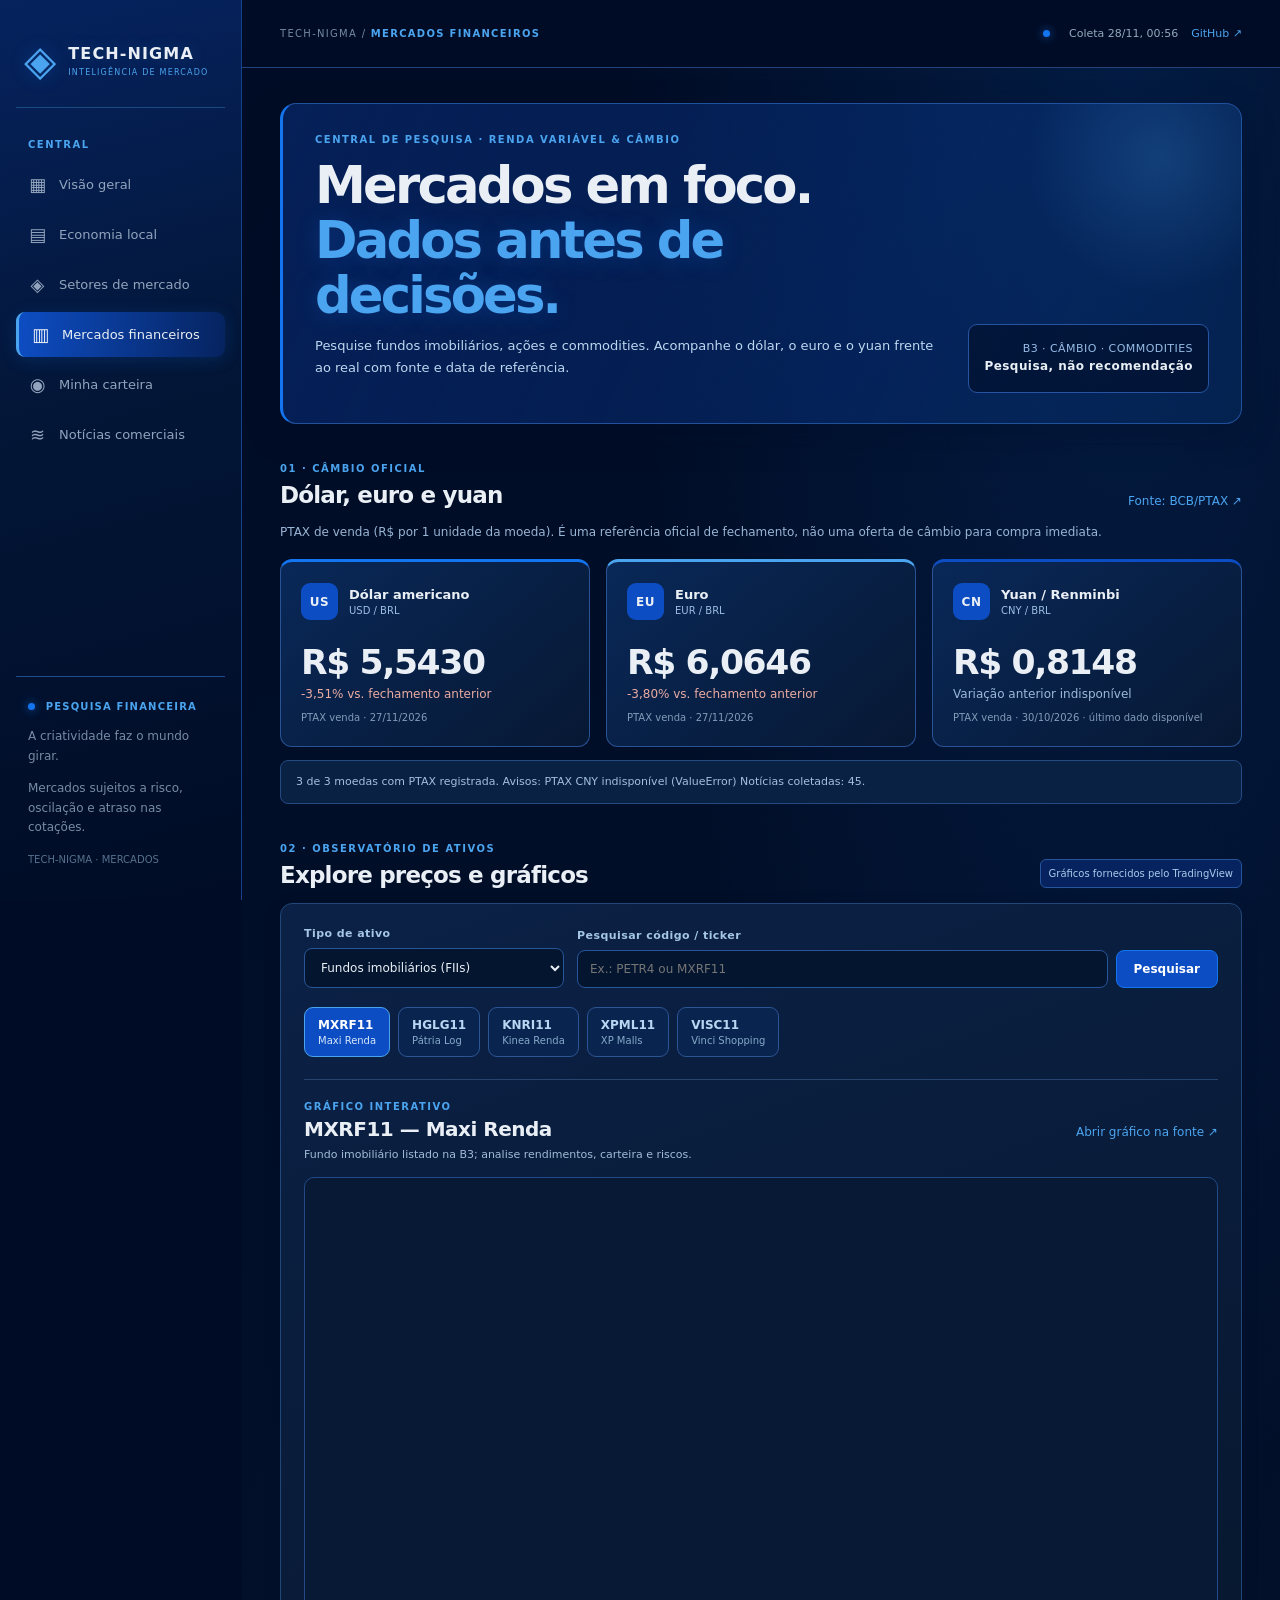
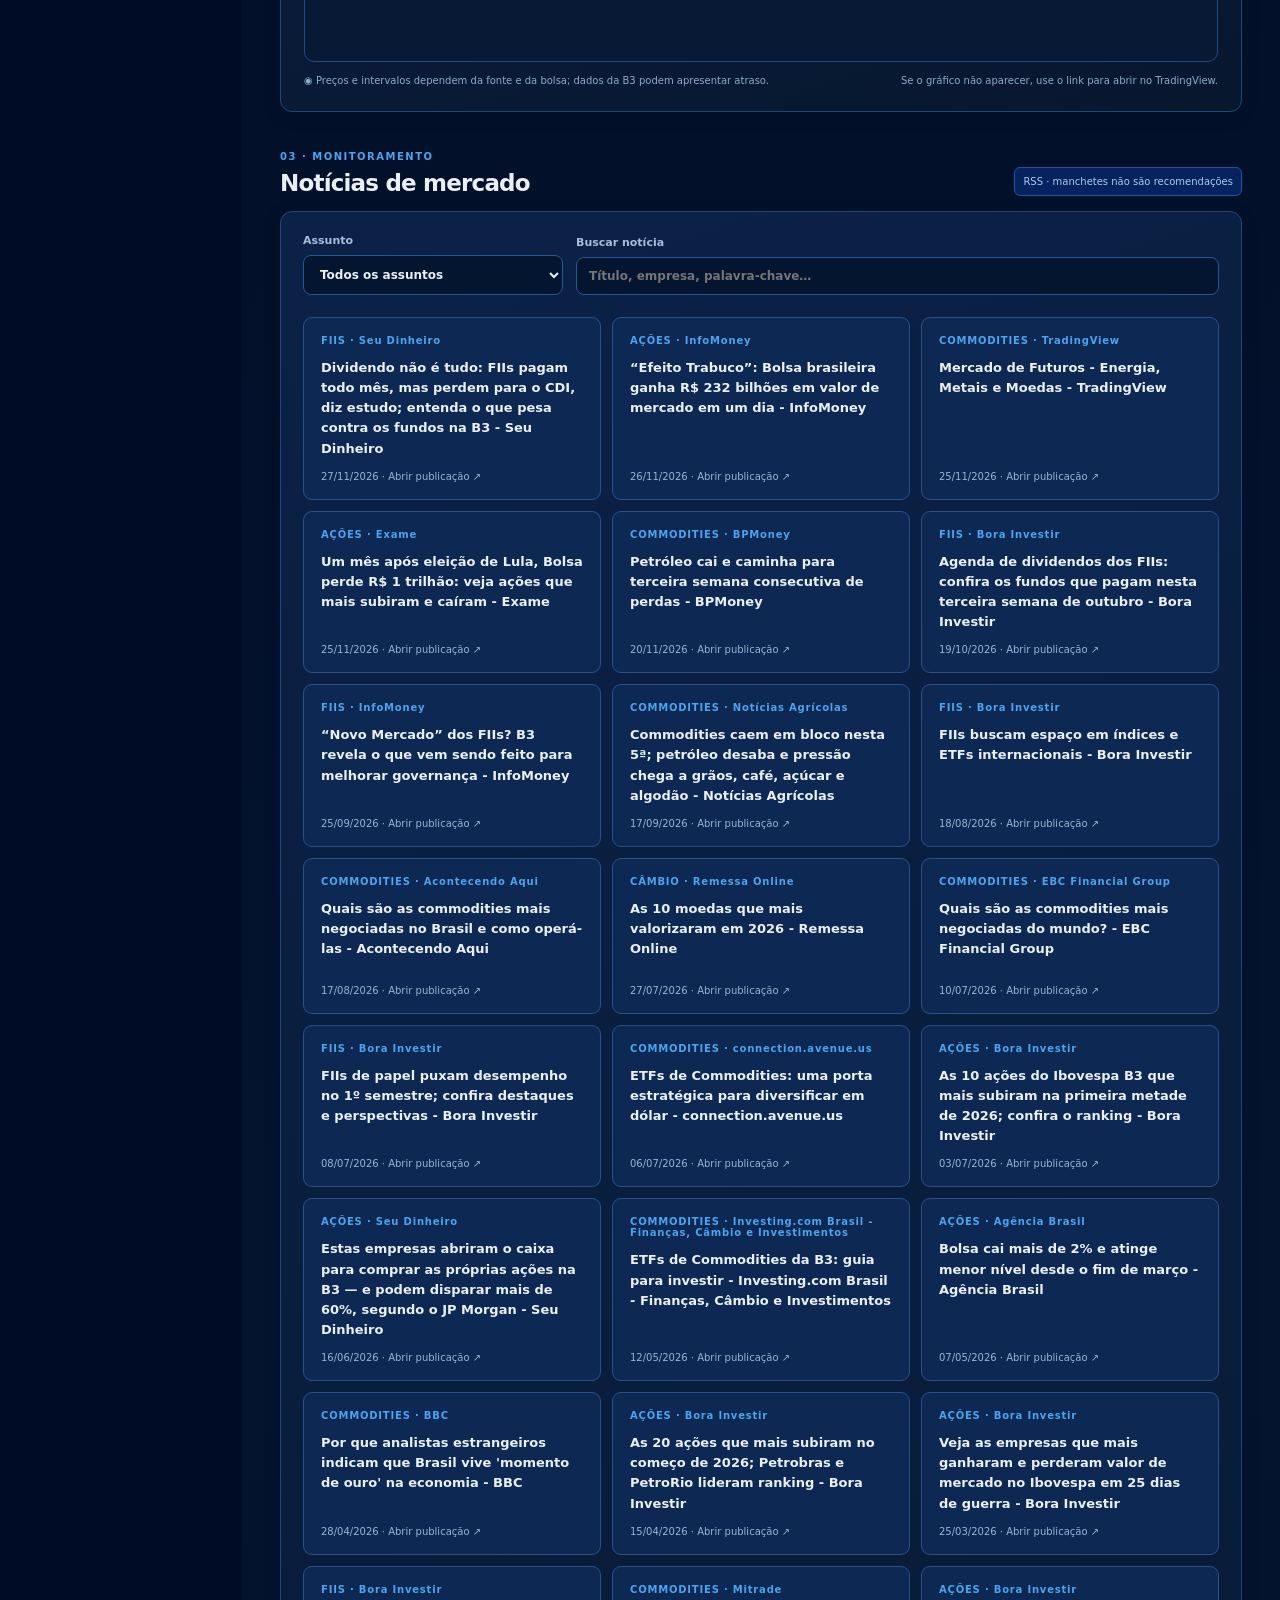
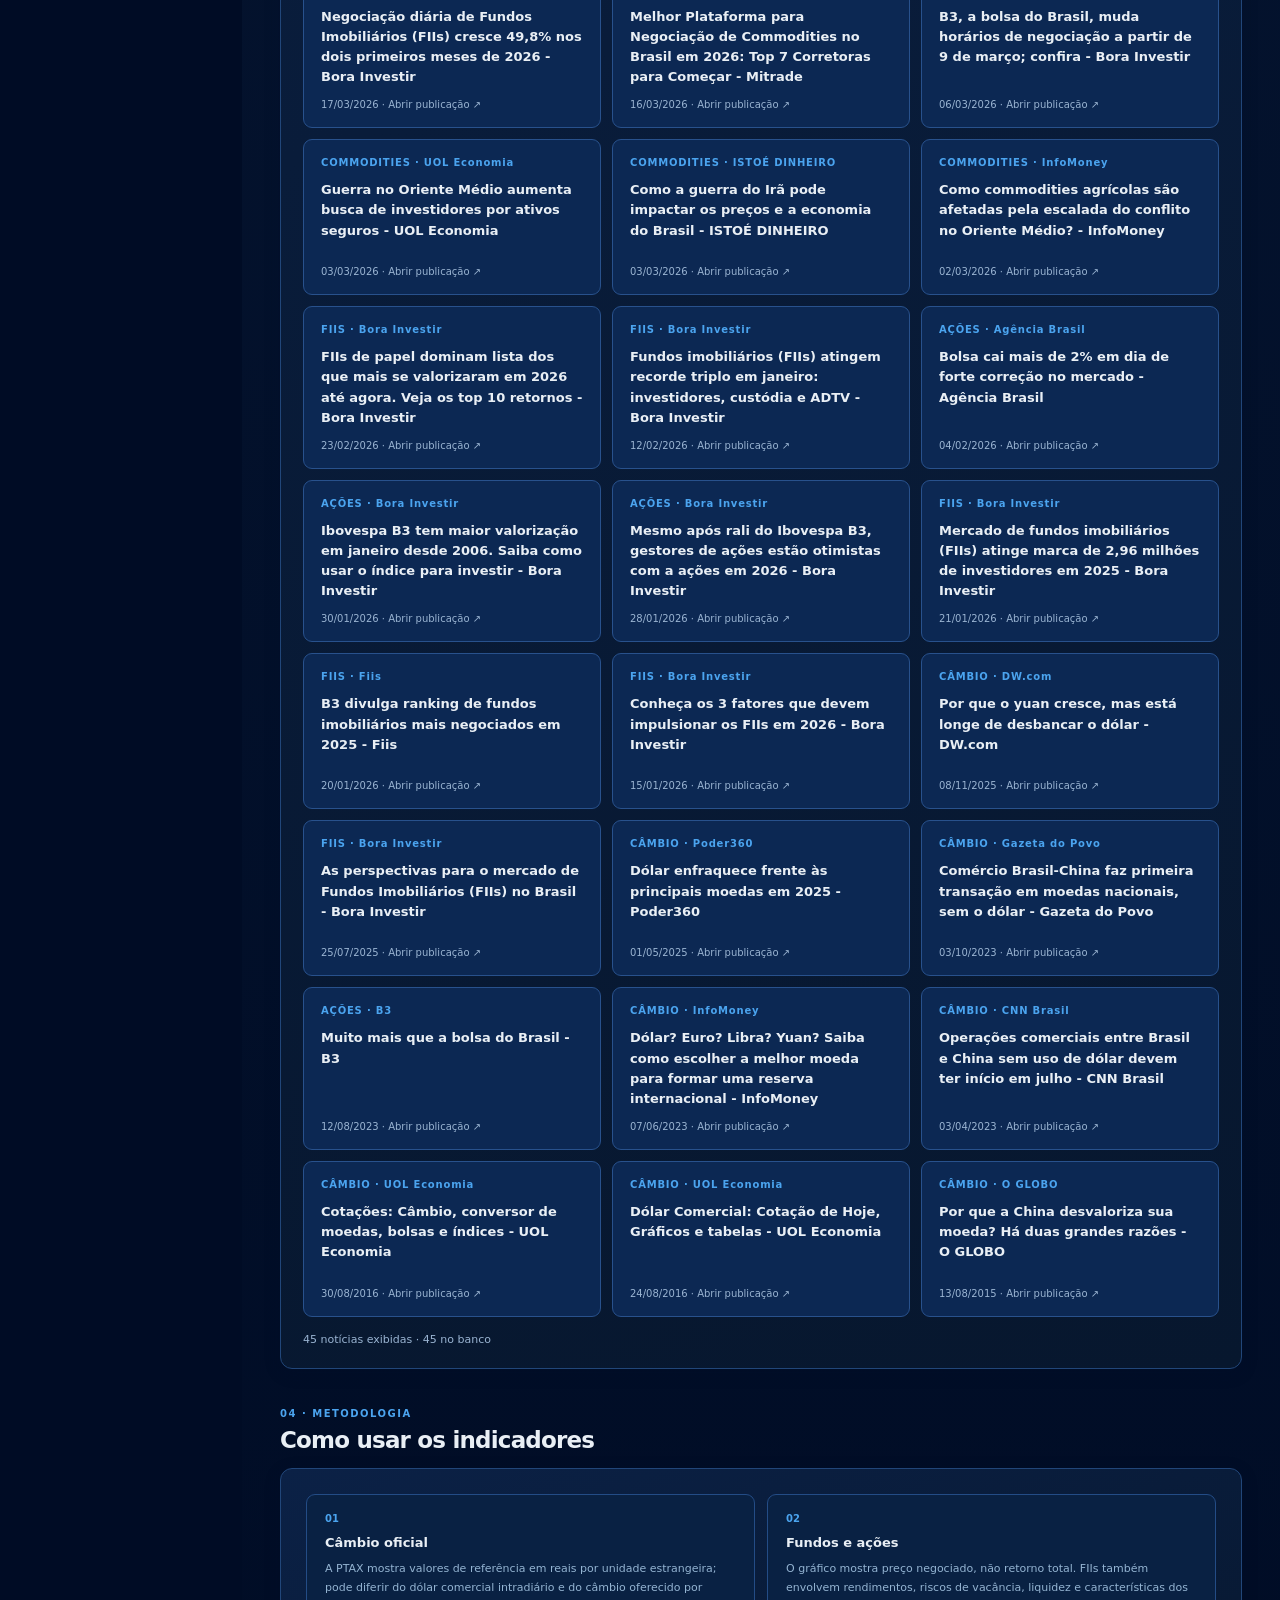
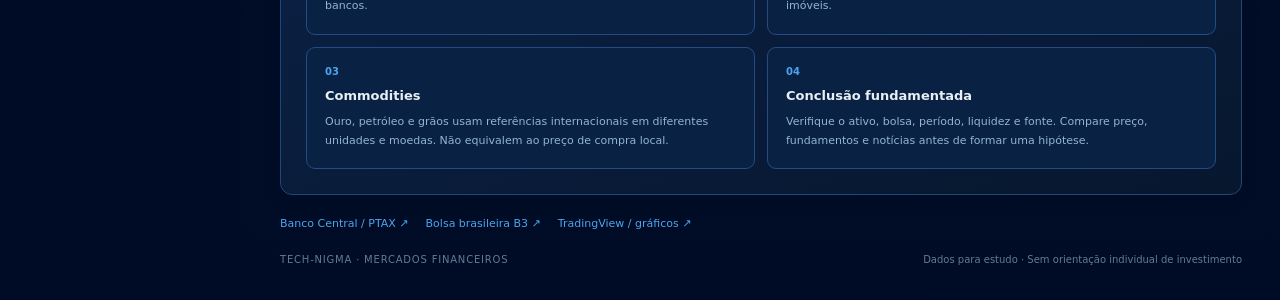
<file: site/mercados.html>
<!doctype html>
<html lang="pt-BR">
<head>
<meta charset="utf-8">
<meta name="viewport" content="width=device-width, initial-scale=1">
<meta name="theme-color" content="#000C25">
<meta name="description" content="Tech-nigma: painel de pesquisa de FIIs, ações, commodities e câmbio com fontes identificadas.">
<title>Tech-nigma | Mercados Financeiros</title>
<link rel="stylesheet" href="./v2.css?v=tech-nigma-azul-3">
<link rel="stylesheet" href="./mercados.css?v=1">
<script src="./mercados.js?v=1" defer></script>
</head>
<body>
<div class="shell">
<aside class="sidebar" aria-label="Menu principal">
<div class="identity"><span class="logo-mark">◈</span><div><strong>TECH-NIGMA</strong><span>INTELIGÊNCIA DE MERCADO</span></div></div>
<div class="group-title">CENTRAL</div>
<nav class="nav">
<a href="../index.html#visao"><span>▦</span> Visão geral</a>
<a href="../index.html#economia"><span>▤</span> Economia local</a>
<a href="../index.html#setores"><span>◈</span> Setores de mercado</a>
<a class="selected" href="./mercados.html" aria-current="page"><span>▥</span> Mercados financeiros</a>
<a href="./carteira.html"><span>◉</span> Minha carteira</a>
<a href="../index.html#noticias"><span>≋</span> Notícias comerciais</a>
</nav>
<div class="side-bottom"><div class="pulse"><i></i> PESQUISA FINANCEIRA</div><p>A criatividade faz o mundo girar.</p><p>Mercados sujeitos a risco, oscilação e atraso nas cotações.</p><small>TECH-NIGMA · MERCADOS</small></div>
</aside>
<main class="main">
<header class="topbar"><div class="breadcrumb">TECH-NIGMA / <b>MERCADOS FINANCEIROS</b></div><div class="top-actions"><span class="sync-dot"></span><span id="updated">Consultando fontes</span><a href="https://github.com/BottmannBar/Inteligencia" target="_blank" rel="noopener noreferrer">GitHub ↗</a></div></header>
<div class="workspace">
<div class="title-area fin-hero">
<div><div class="eyebrow">CENTRAL DE PESQUISA · RENDA VARIÁVEL & CÂMBIO</div><h1>Mercados em foco.<br><em>Dados antes de decisões.</em></h1><p>Pesquise fundos imobiliários, ações e commodities. Acompanhe o dólar, o euro e o yuan frente ao real com fonte e data de referência.</p></div>
<div class="fin-note">B3 · CÂMBIO · COMMODITIES<br><strong>Pesquisa, não recomendação</strong></div>
</div>
<div class="section-top" id="cambio"><div><span class="eyebrow">01 · CÂMBIO OFICIAL</span><h2>Dólar, euro e yuan</h2></div><a class="text-link" href="https://dadosabertos.bcb.gov.br/dataset/taxas-de-cambio-todos-os-boletins-diarios" target="_blank" rel="noopener noreferrer">Fonte: BCB/PTAX ↗</a></div>
<p class="fin-intro">PTAX de venda (R$ por 1 unidade da moeda). É uma referência oficial de fechamento, não uma oferta de câmbio para compra imediata.</p>
<div class="fin-currencies" id="currencies">
<article class="fin-currency"><div class="fin-currency-top"><span class="currency-icon">US</span><div><strong>Dólar americano</strong><small>USD / BRL</small></div></div><div class="fx-value" id="fx-USD">—</div><div class="fx-change" id="fx-change-USD">Aguardando dados oficiais</div><div class="fx-meta" id="fx-date-USD">Fonte BCB · sem cotação carregada</div></article>
<article class="fin-currency"><div class="fin-currency-top"><span class="currency-icon">EU</span><div><strong>Euro</strong><small>EUR / BRL</small></div></div><div class="fx-value" id="fx-EUR">—</div><div class="fx-change" id="fx-change-EUR">Aguardando dados oficiais</div><div class="fx-meta" id="fx-date-EUR">Fonte BCB · sem cotação carregada</div></article>
<article class="fin-currency"><div class="fin-currency-top"><span class="currency-icon">CN</span><div><strong>Yuan / Renminbi</strong><small>CNY / BRL</small></div></div><div class="fx-value" id="fx-CNY">—</div><div class="fx-change" id="fx-change-CNY">Aguardando dados oficiais</div><div class="fx-meta" id="fx-date-CNY">Fonte BCB · sem cotação carregada</div></article>
</div>
<div class="fin-status" id="fx-status" role="status">Os valores serão exibidos após a atualização automática. Fins de semana e feriados podem não ter fechamento PTAX.</div>
<div class="section-top" id="ativos"><div><span class="eyebrow">02 · OBSERVATÓRIO DE ATIVOS</span><h2>Explore preços e gráficos</h2></div><span class="source-tag">Gráficos fornecidos pelo TradingView</span></div>
<section class="panel fin-terminal" aria-label="Pesquisa de ativos">
<div class="fin-toolbar">
<div><label for="asset-class" class="fin-label">Tipo de ativo</label><select id="asset-class" class="fin-select"><option value="fii">Fundos imobiliários (FIIs)</option><option value="acao">Ações</option><option value="commodities">Commodities</option><option value="indices">Índices e ETFs</option><option value="moedas">Moedas</option></select></div>
<div class="fin-free-symbol"><label for="symbol-input" class="fin-label">Pesquisar código / ticker</label><div class="fin-input-row"><input id="symbol-input" type="text" maxlength="32" placeholder="Ex.: PETR4 ou MXRF11" autocomplete="off"><button type="button" id="symbol-go">Pesquisar</button></div></div>
</div>
<div class="fin-watchlist" id="asset-options" aria-label="Seleção rápida de ativos"></div>
<div class="fin-headline"><div><div class="micro">GRÁFICO INTERATIVO</div><h3 id="chart-title">MXRF11 — Maxi Renda</h3><p id="chart-description">Análise gráfica de fundo imobiliário negociado na B3.</p></div><a id="chart-link" class="text-link" href="https://br.tradingview.com/symbols/BMFBOVESPA-MXRF11/" target="_blank" rel="noopener noreferrer">Abrir gráfico na fonte ↗</a></div>
<div id="tv-chart" class="fin-chart"><div class="fin-chart-placeholder">Carregando gráfico externo…</div></div>
<div class="fin-chart-note"><span>◉ Preços e intervalos dependem da fonte e da bolsa; dados da B3 podem apresentar atraso.</span><span>Se o gráfico não aparecer, use o link para abrir no TradingView.</span></div>
</section>
<div class="section-top" id="noticias-financeiras"><div><span class="eyebrow">03 · MONITORAMENTO</span><h2>Notícias de mercado</h2></div><span class="source-tag">RSS · manchetes não são recomendações</span></div>
<section class="panel fin-news-panel">
<div class="fin-news-tools"><label>Assunto<select id="news-category" class="fin-select"><option value="todas">Todos os assuntos</option><option value="FIIs">Fundos imobiliários</option><option value="Ações">Ações / Bolsa</option><option value="Commodities">Commodities</option><option value="Câmbio">Câmbio e China</option></select></label><label>Buscar notícia<input id="news-search-fin" class="fin-search" type="search" placeholder="Título, empresa, palavra-chave…"></label></div>
<div id="fin-news-list" class="fin-news-list"><p class="empty">Aguardando notícias da primeira coleta.</p></div>
<p class="fin-news-total" id="fin-news-total">0 notícias</p>
</section>
<div class="section-top" id="metodo-fin"><div><span class="eyebrow">04 · METODOLOGIA</span><h2>Como usar os indicadores</h2></div></div>
<section class="panel fin-method">
<div><span class="fin-step">01</span><strong>Câmbio oficial</strong><p>A PTAX mostra valores de referência em reais por unidade estrangeira; pode diferir do dólar comercial intradiário e do câmbio oferecido por bancos.</p></div>
<div><span class="fin-step">02</span><strong>Fundos e ações</strong><p>O gráfico mostra preço negociado, não retorno total. FIIs também envolvem rendimentos, riscos de vacância, liquidez e características dos imóveis.</p></div>
<div><span class="fin-step">03</span><strong>Commodities</strong><p>Ouro, petróleo e grãos usam referências internacionais em diferentes unidades e moedas. Não equivalem ao preço de compra local.</p></div>
<div><span class="fin-step">04</span><strong>Conclusão fundamentada</strong><p>Verifique o ativo, bolsa, período, liquidez e fonte. Compare preço, fundamentos e notícias antes de formar uma hipótese.</p></div>
</section>
<div class="fin-sources"><a href="https://www.bcb.gov.br/" target="_blank" rel="noopener noreferrer">Banco Central / PTAX ↗</a><a href="https://www.b3.com.br/" target="_blank" rel="noopener noreferrer">Bolsa brasileira B3 ↗</a><a href="https://www.tradingview.com/widget/" target="_blank" rel="noopener noreferrer">TradingView / gráficos ↗</a></div>
<footer>TECH-NIGMA · MERCADOS FINANCEIROS <span>Dados para estudo · Sem orientação individual de investimento</span></footer>
</div>
</main>
</div>
</body>
</html>
</file>
<file: site/v2.css>
:root{--tech-nigma-navy:#000C25;--tech-nigma-sapphire-shadow:#06235F;--tech-nigma-sapphire:#0D4DC3;--tech-nigma-electric:#1375F0;--tech-nigma-crystal:#4BA4EF;--tech-nigma-silver:#E9EFF5;font-family:Inter,ui-sans-serif,system-ui,-apple-system,BlinkMacSystemFont,"Segoe UI",sans-serif;color:#E9EFF5;background:#000C25;font-synthesis:none}*{box-sizing:border-box}html{scroll-behavior:smooth}body{margin:0}a{text-decoration:none;color:inherit}button,input,select{font:inherit}.shell{display:flex;min-height:100vh}.sidebar{width:242px;flex-shrink:0;position:sticky;top:0;height:100vh;background:#041735;border-right:1px solid #203449;padding:30px 16px;display:flex;flex-direction:column}.identity{display:flex;align-items:center;gap:12px;margin:0 8px 50px}.logo-mark{font-size:35px;color:#4BA4EF}.identity strong{font-size:14px;letter-spacing:.12em;display:block}.identity span:not(.logo-mark){font-size:8px;letter-spacing:.15em;color:#7890aa;display:block;margin-top:5px}.group-title,.eyebrow,.micro{font-size:10px;font-weight:800;letter-spacing:.15em;color:#4BA4EF}.group-title{color:#5b718c;padding:0 12px;margin-bottom:12px}.nav{display:grid;gap:5px}.nav a{font-size:13px;color:#92a4bd;padding:12px 13px;border-radius:9px;display:flex;gap:13px;align-items:center}.nav a span{width:17px;text-align:center;font-size:18px}.nav a:hover,.nav a.selected{background:#102A65;color:#4BA4EF}.side-bottom{margin-top:auto;color:#778ba5;font-size:12px;line-height:1.65;border-top:1px solid #203449;padding:22px 12px 0}.side-bottom small{color:#55718e;font-size:10px}.pulse{font-size:10px;color:#4BA4EF;letter-spacing:.12em;font-weight:800}.pulse i,.sync-dot{display:inline-block;width:7px;height:7px;border-radius:50%;background:#1375F0;vertical-align:middle;margin-right:6px}.main{min-width:0;flex:1}.topbar{height:68px;border-bottom:1px solid #1f3144;background:#041735;padding:0 38px;display:flex;justify-content:space-between;align-items:center;gap:12px}.breadcrumb{font-size:10px;letter-spacing:.13em;color:#758aa4}.breadcrumb b{color:#a4b6ca}.top-actions{font-size:11px;color:#93a9bb;display:flex;align-items:center;gap:13px}.top-actions a,.text-link{color:#4BA4EF}.workspace{max-width:1540px;margin:auto;padding:35px 38px}.title-area{display:flex;justify-content:space-between;gap:25px;align-items:end;margin-bottom:28px}h1{font-size:clamp(34px,4vw,52px);letter-spacing:-.055em;line-height:1.07;margin:13px 0 10px}h1 em{color:#4BA4EF;font-style:normal}.title-area p{color:#8499b2;max-width:670px;font-size:13px;line-height:1.7}.legend{font-size:11px;color:#4BA4EF;padding:12px 15px;background:#092455;border:1px solid #0D4DC3;border-radius:8px;max-width:225px}.filters{background:#091D3F;border:1px solid #294056;border-radius:13px;padding:21px;margin-bottom:23px}.filter-head{display:flex;justify-content:space-between;margin-bottom:19px;align-items:center}.filter-head strong,.filter-head span{display:block}.filter-head strong{font-size:15px}.filter-head span,.filter-foot{color:#829bb1;font-size:11px;margin-top:4px}.quiet{color:#4BA4EF;background:transparent;border:0;cursor:pointer;font-size:11px}.filters-grid{display:grid;grid-template-columns:repeat(4,minmax(0,1fr));gap:13px}.filters-grid label{font-size:11px;color:#95a9bf;font-weight:700;display:grid;gap:8px}.filters-grid select,.news-tools select,.news-tools input{background:#092455;border:1px solid #32485e;border-radius:8px;color:#e5f4fd;padding:11px;font-size:12px;width:100%;min-width:0;outline:none}.filters-grid select:focus,.news-tools input:focus,.news-tools select:focus{border-color:#1375F0}.filter-foot{margin-top:12px}.notice{background:#332820;color:#f4caa2;border:1px solid #8f6c4b;padding:13px 16px;border-radius:9px;font-size:12px;margin:15px 0}.section-top{display:flex;align-items:end;justify-content:space-between;gap:15px;margin:33px 0 15px;scroll-margin-top:20px}.section-top h2{margin:6px 0 0;font-size:23px;letter-spacing:-.035em}.source-tag{font-size:10px;color:#92a4bd;background:#14253a;border:1px solid #294158;padding:8px;border-radius:6px}.text-link{font-size:12px}.kpis{display:grid;grid-template-columns:repeat(4,minmax(0,1fr));gap:13px}.kpi{border:1px solid #2a4056;background:#0A2252;border-radius:11px;padding:18px;min-height:139px;position:relative;overflow:hidden}.kpi:before{content:"";position:absolute;top:0;left:0;right:0;height:3px;background:#06235F}.kpi:nth-child(2):before{background:#0D4DC3}.kpi:nth-child(3):before{background:#ba9e6b}.kpi.emphasis:before{background:#1375F0}.kpi-line{color:#92a4ba;font-size:10px;font-weight:800;letter-spacing:.055em;display:flex;justify-content:space-between;gap:10px}.kpi-line span{font-size:16px;color:#5a7792}.kpi strong{display:block;margin:24px 0 10px;font-size:clamp(23px,2.3vw,33px);line-height:1.05;letter-spacing:-.04em}.kpi-foot{font-size:10px;color:#8aa0b6;line-height:1.45}.main-grid,.sector-grid{display:grid;grid-template-columns:1.18fr 1fr;gap:15px}.panel{background:#091D3F;border:1px solid #284057;border-radius:12px;padding:25px;min-width:0}.panel-heading{display:flex;justify-content:space-between;gap:10px;align-items:flex-start;margin-bottom:20px}.panel h3{font-size:18px;letter-spacing:-.025em;margin:7px 0 0}.micro{color:#4BA4EF}.faint{color:#7d96ac;font-size:11px}.muted{color:#8ca0b5;line-height:1.6;font-size:12px;margin-top:0}.city-bars{margin:29px 0;display:grid;gap:20px}.compare-row{display:grid;gap:8px}.compare-row-label{display:flex;justify-content:space-between;gap:10px;font-size:12px}.compare-row-label b{font-size:13px}.track{height:13px;background:#1c344c;border-radius:5px;overflow:hidden}.fill{height:100%;background:linear-gradient(90deg,#0D4DC3,#4BA4EF);border-radius:5px}.compare-row:nth-child(2) .fill{background:linear-gradient(90deg,#0D4DC3,#4BA4EF)}.insight-note{background:#0B2354;border:1px solid #0D4DC3;color:#E9EFF5;border-radius:9px;padding:14px 17px;font-size:12px;line-height:1.6}.definition{display:flex;gap:14px;border-bottom:1px solid #263a50;padding:12px 0}.definition:last-child{border:0}.definition-symbol{flex-shrink:0;font-size:13px;font-weight:800;color:#4BA4EF;background:#06235F;border-radius:7px;width:40px;height:40px;display:grid;place-items:center}.definition b{font-size:13px}.definition p{font-size:11px;color:#91a5b9;line-height:1.65;margin:5px 0 0}.mini-icon{font-size:20px;color:#4BA4EF}.triple{display:grid;grid-template-columns:repeat(3,minmax(0,1fr));gap:8px;margin-bottom:25px}.triple div{padding:13px;background:#102A53;border-radius:8px}.triple span{font-size:10px;color:#8ca5ba;display:block;line-height:1.5;min-height:31px}.triple b{font-size:24px;display:block;margin-top:6px}.positive{color:#4ce0ac!important}.negative{color:#ed9a90!important}.neutral{color:#c4d2e2!important}.chart-title{font-size:12px;font-weight:700;margin-bottom:14px}.chart-title span{display:block;font-size:10px;font-weight:400;color:#879fb3;margin-top:5px}.trend{display:grid;gap:13px}.trend-item{display:grid;grid-template-columns:45px 1fr 60px;gap:10px;align-items:center;font-size:12px}.trend-item>span{color:#8da4b9}.trend-bar{height:15px;background:#1a3044;border-radius:3px;position:relative;overflow:hidden;display:flex;align-items:center}.trend-bar:before{content:"";position:absolute;left:50%;height:100%;width:1px;background:#55718a}.trend-fill{height:9px;position:absolute;background:#4BA4EF;border-radius:3px;max-width:50%}.trend-fill.down{background:#e69591}.fineprint{font-size:11px;color:#8399ad;line-height:1.7;margin-top:21px}.analysis-block{border-bottom:1px solid #26394e;padding:8px 0 13px}.analysis-block:last-child{border-bottom:0}.analysis-block p{font-size:12px;color:#b7c9d8;line-height:1.65;margin:10px 0 0}.tag{font-size:9px;letter-spacing:.12em;font-weight:800}.tag.fact{color:#4BA4EF}.tag.hypothesis{color:#d8c48e}.tag.limit{color:#dda798}.news-panel{margin-top:23px;scroll-margin-top:20px}.news-head{align-items:center}.news-head .muted{margin:9px 0 0}.news-tools{display:flex;gap:8px;max-width:430px}.news-tools input{min-width:180px}.news-tools select{min-width:172px}.news-list{display:grid;grid-template-columns:repeat(3,minmax(0,1fr));gap:12px}.news-card{display:flex;flex-direction:column;gap:10px;background:#0A2548;border:1px solid #2d465c;padding:18px;border-radius:10px;min-height:138px;transition:border-color .2s}.news-card:hover{border-color:#1375F0}.news-card>span{font-size:10px;color:#4BA4EF;font-weight:800;letter-spacing:.09em}.news-card strong{font-size:13px;line-height:1.55;font-weight:680}.news-card small{font-size:10px;color:#849ab2;margin-top:auto}.news-footer{display:flex;justify-content:space-between;padding-top:20px;color:#91a4bc;font-size:11px}.news-footer a{color:#4BA4EF}.empty{grid-column:1/-1;color:#93a7bb;font-size:13px;padding:15px}.methodology{margin-top:23px;scroll-margin-top:20px}.sources{display:grid;grid-template-columns:repeat(4,minmax(0,1fr));gap:10px}.sources a{border:1px solid #2c4760;background:#162a42;border-radius:9px;padding:15px;display:block;font-size:13px}.sources a b,.sources a small{display:block}.sources a small{font-size:10px;color:#91a8bb;line-height:1.5;margin:7px 0}.sources a:hover{border-color:#1375F0}footer{display:flex;justify-content:space-between;gap:16px;font-size:10px;color:#627b95;letter-spacing:.08em;margin:24px 0 0}footer span{letter-spacing:0}@media(max-width:1200px){.sidebar{width:210px}.workspace{padding:25px}.topbar{padding:0 25px}.kpis{grid-template-columns:repeat(2,minmax(0,1fr))}.news-list{grid-template-columns:repeat(2,minmax(0,1fr))}.sources{grid-template-columns:repeat(2,minmax(0,1fr))}}@media(max-width:850px){.sidebar{width:100%;height:auto;position:static;padding:18px}.shell{display:block}.identity{margin:0 0 15px}.group-title,.side-bottom{display:none}.nav{display:flex;overflow-x:auto;gap:4px}.nav a{white-space:nowrap;font-size:11px}.nav a span{display:none}.main-grid,.sector-grid{grid-template-columns:1fr}.filters-grid{grid-template-columns:repeat(2,minmax(0,1fr))}.legend{display:none}}@media(max-width:550px){.workspace{padding:18px 13px}.topbar{height:52px;padding:0 13px}.top-actions a{display:none}.title-area{display:block}h1{font-size:34px}.kpis{gap:9px}.kpi{padding:14px;min-height:118px}.kpi strong{font-size:23px;margin:18px 0 8px}.kpi-line{font-size:9px}.filters{padding:14px}.filters-grid{grid-template-columns:1fr}.section-top h2{font-size:20px}.panel{padding:17px}.triple b{font-size:20px}.news-list,.sources{grid-template-columns:1fr}.news-head{display:block}.news-tools{display:grid;margin-top:14px;max-width:none}.news-tools input,.news-tools select{width:100%}.top-actions{font-size:10px}.source-tag{display:none}}@media(prefers-reduced-motion:reduce){*{scroll-behavior:auto!important}}
/* Identidade visual Tech-nigma — safira e azul elétrico */
.identity strong{font-size:14px;letter-spacing:.09em;color:var(--tech-nigma-silver)}
.identity .logo-mark{color:var(--tech-nigma-crystal);text-shadow:0 0 18px rgba(19,117,240,.3)}
.sidebar{background:linear-gradient(180deg,#041735 0%,var(--tech-nigma-navy) 100%)}
.topbar{background:var(--tech-nigma-navy)}
.nav a.selected{background:linear-gradient(95deg,var(--tech-nigma-sapphire-shadow),#102A65);color:var(--tech-nigma-silver);box-shadow:inset 3px 0 var(--tech-nigma-electric)}
.kpi.emphasis:before{background:linear-gradient(90deg,var(--tech-nigma-sapphire),var(--tech-nigma-crystal))}
.kpi:nth-child(2):before{background:var(--tech-nigma-sapphire)}
.kpi:nth-child(3):before{background:var(--tech-nigma-crystal)}
.fill{background:linear-gradient(90deg,var(--tech-nigma-sapphire),var(--tech-nigma-crystal))}
.compare-row:nth-child(2) .fill{background:linear-gradient(90deg,var(--tech-nigma-sapphire-shadow),var(--tech-nigma-electric))}
.news-card:hover,.sources a:hover{border-color:var(--tech-nigma-crystal)}
.filters-grid select:focus,.news-tools input:focus,.news-tools select:focus{border-color:var(--tech-nigma-electric);box-shadow:0 0 0 2px rgba(19,117,240,.18)}

/* TECH-NIGMA · Identidade visual oficial V3 · regras finais, sem verde residual */

:root{
  --tn-navy:#000C25;
  --tn-shadow:#06235F;
  --tn-sapphire:#0D4DC3;
  --tn-electric:#1375F0;
  --tn-crystal:#4BA4EF;
  --tn-silver:#E9EFF5;
  --tn-line:#234C88;
  --tn-card:#071B3B;
  --tn-panel:#091D40;
  color-scheme:dark;
  background:var(--tn-navy);
  color:var(--tn-silver);
}
html,body{background:var(--tn-navy);color:var(--tn-silver)}
.main{background:radial-gradient(ellipse 65% 40% at 85% 0%,rgba(19,117,240,.15),transparent 75%),linear-gradient(180deg,#000C25,#04132E 57%,#000C25)}
.sidebar{background:linear-gradient(165deg,#06235F 0%,#031637 44%,#000C25 100%);border-right:1px solid #17418A}
.identity{padding:14px 8px 22px;margin:-8px 0 31px;border-bottom:1px solid rgba(75,164,239,.32)}
.identity strong{color:var(--tn-silver);font-size:16px;letter-spacing:.07em;text-shadow:0 0 16px rgba(75,164,239,.22)}
.identity span:not(.logo-mark){color:var(--tn-crystal)}
.logo-mark{color:var(--tn-crystal);font-size:42px;text-shadow:0 0 23px rgba(19,117,240,.65)}
.topbar{background:#000C25;border-bottom:1px solid #20437B}
.breadcrumb b{color:var(--tn-crystal)}
.top-actions a,.text-link,.news-footer a,.quiet{color:var(--tn-crystal)}
.top-actions a:hover,.text-link:hover,.news-footer a:hover{color:var(--tn-silver)}
.sync-dot,.pulse i{background:var(--tn-electric);box-shadow:0 0 10px rgba(19,117,240,.8)}
.pulse,.group-title,.eyebrow,.micro,.tag.fact{color:var(--tn-crystal)}
.title-area{background:linear-gradient(115deg,rgba(6,35,95,.88),rgba(13,77,195,.27) 62%,rgba(19,117,240,.12));border:1px solid #20519D;border-radius:16px;padding:30px 32px;box-shadow:0 12px 34px rgba(0,12,37,.28);position:relative;overflow:hidden}
.title-area:before{content:"";position:absolute;right:-55px;top:-80px;width:270px;height:270px;border-radius:50%;background:radial-gradient(circle,rgba(75,164,239,.2),transparent 70%);pointer-events:none}
.title-area h1 em{color:var(--tn-crystal);text-shadow:0 2px 22px rgba(19,117,240,.25)}
.title-area p,.legend{color:#BED7F1}
.legend{background:rgba(0,12,37,.66);border-color:#285AB2}
.filters,.panel{background:linear-gradient(160deg,#0B2146,#07172E);border-color:#214679;box-shadow:0 4px 17px rgba(0,12,37,.15)}
.filters{border-top:3px solid var(--tn-electric)}
.filter-head strong,.panel h3,.section-top h2{color:var(--tn-silver)}
.filters-grid select,.news-tools select,.news-tools input{background:#04152F;border:1px solid #28559A;color:var(--tn-silver)}
.filters-grid select:focus,.news-tools select:focus,.news-tools input:focus{border-color:var(--tn-crystal);outline:2px solid rgba(19,117,240,.28);outline-offset:1px}
.section-top .eyebrow,.panel .micro{color:var(--tn-crystal)}
.source-tag,.faint{color:#AACBEB}
.source-tag{background:var(--tn-shadow);border-color:#26549D}
.kpi{background:linear-gradient(155deg,#0D2958,#071934);border-color:#27528D;box-shadow:0 5px 18px rgba(0,12,37,.2)}
.kpi:before,.kpi:nth-child(2):before,.kpi:nth-child(3):before,.kpi.emphasis:before{background:linear-gradient(90deg,var(--tn-sapphire),var(--tn-electric),var(--tn-crystal))}
.kpi.emphasis{background:linear-gradient(145deg,#113979,#09234C);border-color:var(--tn-electric)}
.kpi-line,.kpi-foot{color:#A4C1E1}
.kpi-line span{color:var(--tn-crystal)}
.kpi strong{color:var(--tn-silver)}
.city-bars .track,.trend-bar{background:#051633}
.city-bars .fill{background:linear-gradient(90deg,var(--tn-sapphire),var(--tn-electric),var(--tn-crystal))}
.compare-row:nth-child(2) .fill{background:linear-gradient(90deg,var(--tn-shadow),var(--tn-sapphire))}
.insight-note{background:#0A2B60;border-color:#205AAD;color:#D2E7FA}
.definition-symbol{color:var(--tn-crystal);background:var(--tn-shadow)}
.triple div{background:#0A2C61;border:1px solid #234C88}
.trend-fill,.trend-fill:not(.down){background:var(--tn-crystal)}
.trend-fill.down{background:#EB9A91}
.news-card,.sources a{background:#0C2853;border-color:#28518C}
.news-card:hover,.sources a:hover{border-color:var(--tn-crystal);box-shadow:0 0 0 1px rgba(75,164,239,.25)}
.news-card>span{color:var(--tn-crystal)}
.nav a:hover{background:rgba(19,117,240,.17);color:var(--tn-silver)}
.nav a.selected{background:linear-gradient(95deg,#0D4DC3,#06235F);color:#E9EFF5;border-left:3px solid #4BA4EF;box-shadow:0 3px 17px rgba(19,117,240,.18)}
.side-bottom{border-top-color:#214A91}
.notice{background:#342819;border-color:#906F47}
@media(max-width:850px){.identity{padding:8px 0 10px;margin:0 0 12px}.title-area{padding:23px 21px}}
@media(max-width:550px){.title-area{padding:21px 17px}.sidebar{border-bottom:1px solid #17418A}.kpi{min-height:126px}}
</file>
<file: site/carteira.css>
/* Minha Carteira - complementa a identidade Tech-nigma e mantém os dados pessoais no dispositivo */
.wallet-hero{border-left:3px solid #4BA4EF}
.wallet-privacy{flex:0 0 220px;border:1px solid #2A60A0;background:#071A3B;padding:18px;border-radius:10px;color:#A9C8E9;display:grid;gap:8px;font-size:11px;line-height:1.5}
.wallet-privacy span{font-size:10px;letter-spacing:.08em;color:#4BA4EF;font-weight:800}
.wallet-privacy strong{color:#E9EFF5;font-size:13px}.wallet-privacy small{color:#95B1CE;line-height:1.5}
.wallet-notice{padding:12px 16px;background:#102C52;border:1px solid #2A5B99;border-radius:10px;font-size:12px;line-height:1.6;color:#C1D9F3;margin:19px 0}
.wallet-notice:empty{display:none}.wallet-notice.alert{background:#32251B;border-color:#946D4B;color:#F1CBA6}
.wallet-primary{padding:11px 18px;border:1px solid #3788F0;border-radius:9px;background:#0D4DC3;color:#fff;font-size:12px;font-weight:750;cursor:pointer;transition:background .15s}
.wallet-primary:hover{background:#1375F0}.wallet-primary:disabled{opacity:.5;cursor:default}
.wallet-small{padding:10px 15px}.wallet-secondary{background:#0B2A5A;border:1px solid #3A68A7;border-radius:9px;color:#DAE8FA;font-size:12px;font-weight:700;cursor:pointer;padding:11px 17px;text-align:center}
.wallet-secondary:hover{border-color:#4BA4EF}.wallet-kpis{display:grid;grid-template-columns:repeat(4,minmax(0,1fr));gap:13px}
.wallet-kpis .kpi{min-height:142px}.wallet-kpis .kpi strong{font-size:clamp(21px,2.35vw,30px)}
.wallet-kpis .positive{color:#61DBB1!important}.wallet-kpis .negative{color:#F0A09E!important}
.wallet-entry,.wallet-positions,.wallet-history{padding:23px}.wallet-intro{margin-bottom:21px}
.wallet-intro strong{font-size:14px}.wallet-intro p{font-size:12px;line-height:1.65;color:#9FB7D2;max-width:840px;margin:7px 0 0}
.wallet-form-grid{display:grid;grid-template-columns:repeat(4,minmax(0,1fr));gap:14px;align-items:end}
.wallet-form-grid label,.wallet-manual label{display:grid;gap:8px;font-weight:720;font-size:11px;color:#A9C5E5;min-width:0}
.wallet-form-grid select,.wallet-form-grid input,.wallet-manual select,.wallet-manual input{width:100%;background:#051932;border:1px solid #2D5996;border-radius:8px;padding:12px;color:#E9EFF5;font:inherit;font-size:12px;min-height:44px;min-width:0}
.wallet-form-grid input:focus,.wallet-form-grid select:focus,.wallet-manual input:focus,.wallet-manual select:focus{outline:2px solid rgba(75,164,239,.55);outline-offset:1px}
.wallet-form-action{display:flex;align-items:end}.wallet-form-action .wallet-primary{width:100%;min-height:44px}
.wallet-help,.wallet-legend{font-size:11px;line-height:1.65;color:#89AACA;margin:16px 0 0}
.wallet-table-wrap{overflow-x:auto;width:100%}.wallet-table{width:100%;border-collapse:collapse;min-width:825px;text-align:left}
.wallet-table th{white-space:nowrap;font-size:10px;color:#A2C1E2;letter-spacing:.04em;font-weight:750;padding:14px 12px;border-bottom:1px solid #33547C;background:#0A254C}
.wallet-table td{padding:14px 12px;border-bottom:1px solid #20416D;font-size:12px;color:#E5F0FB;vertical-align:middle;font-variant-numeric:tabular-nums}
.wallet-table tr:last-child td{border-bottom:0}.wallet-table .wallet-empty{text-align:center;padding:32px 10px;color:#9FB6D2}
.wallet-asset{display:grid;gap:5px}.wallet-asset strong{font-size:13px;color:#EAF3FF}.wallet-asset small{font-size:10px;color:#8DAED0}
.wallet-mini-link{color:#73B7F7;font-size:11px;font-weight:700}.wallet-mini-link:hover{text-decoration:underline}
.wallet-ticker-status{color:#9AB5D1;display:block;font-size:10px;margin-top:4px}.wallet-muted{color:#8CA5C0!important}
.wallet-gain{color:#63DEB4!important}.wallet-loss{color:#F2ABA3!important}.wallet-sub{display:block;color:#8CA9C8;font-size:10px;margin-top:4px;line-height:1.5}
.wallet-two-col{display:grid;grid-template-columns:1fr 1fr;gap:16px;margin-top:23px}.wallet-two-col .panel{min-width:0}
.wallet-manual{display:grid;grid-template-columns:1fr 1fr;gap:11px;align-items:end}
.wallet-manual .wallet-primary{grid-column:1/-1}.wallet-source-note{color:#8FAFD0;background:#0B2851;border:1px solid #23518F;border-radius:9px;font-size:11px;line-height:1.65;margin-top:17px;padding:13px}
.wallet-allocation{display:grid;gap:14px}.wallet-alloc-row{display:grid;gap:6px}.wallet-alloc-title{display:flex;justify-content:space-between;gap:12px;font-size:12px}
.wallet-alloc-track{height:11px;background:#071733;border-radius:6px;overflow:hidden}
.wallet-alloc-fill{height:100%;background:linear-gradient(90deg,#0D4DC3,#4BA4EF);border-radius:6px}
.wallet-badge{font-size:10px;border-radius:5px;padding:4px 6px;white-space:nowrap;font-weight:750}
.wallet-badge.buy{color:#86E3BB;background:#153B3D}.wallet-badge.sell{color:#EDB1A6;background:#43302F}
.wallet-delete{background:transparent;border:1px solid #603E4A;color:#EDB1A6;font-size:11px;padding:6px 9px;border-radius:6px;cursor:pointer}
.wallet-delete:hover{border-color:#EC9D91}
.wallet-backup{margin-top:23px;display:flex;gap:25px;align-items:center;justify-content:space-between}
.wallet-backup h3{font-size:18px;margin:8px 0 0}
.wallet-backup p{font-size:11px;line-height:1.7;color:#99B7D7;max-width:740px}
.wallet-backup-actions{display:grid;gap:9px;min-width:190px}
.wallet-upload input{position:absolute;width:1px;height:1px;opacity:0;pointer-events:none}
.wallet-disclaimer{font-size:11px;color:#95AECA;line-height:1.75;padding:17px 0 0}
.wallet-quote-label{font-size:10px;color:#9FBDE0;display:block;margin-top:5px}
@media(max-width:1190px){.wallet-kpis{grid-template-columns:repeat(2,minmax(0,1fr))}.wallet-form-grid{grid-template-columns:repeat(3,minmax(0,1fr))}}
@media(max-width:850px){.wallet-privacy{flex:0 0 180px}.wallet-two-col{grid-template-columns:1fr}.wallet-form-grid{grid-template-columns:repeat(2,minmax(0,1fr))}}
@media(max-width:600px){.wallet-privacy{display:none}.wallet-kpis{gap:8px}.wallet-kpis .kpi strong{font-size:22px}.wallet-form-grid{grid-template-columns:1fr}.wallet-backup{display:block}.wallet-backup-actions{margin-top:18px}.wallet-table th,.wallet-table td{padding:11px 8px}.wallet-small{font-size:11px}}
</file>
<file: site/mercados.css>
/* Tech-nigma Mercados: integra a paleta oficial sem alterar o painel comercial */
.fin-hero{border-left:3px solid var(--tn-electric,#1375F0)}
.fin-note{flex-shrink:0;max-width:250px;text-align:right;border:1px solid #2754A2;background:rgba(0,12,37,.6);border-radius:9px;color:#97BCE6;padding:15px;font-size:11px;line-height:1.6;letter-spacing:.04em}
.fin-note strong{color:#E9EFF5;font-size:12px}
.fin-intro{color:#99B5D5;font-size:12px;line-height:1.65;margin:0 0 17px}
.fin-currencies{display:grid;grid-template-columns:repeat(3,minmax(0,1fr));gap:16px}
.fin-currency{border:1px solid #295394;border-top:3px solid #1375F0;border-radius:12px;background:linear-gradient(140deg,#092858,#071833);padding:21px 20px;min-height:181px}
.fin-currency:nth-child(2){border-top-color:#4BA4EF}
.fin-currency:nth-child(3){border-top-color:#0D4DC3}
.fin-currency-top{display:flex;align-items:center;gap:11px}
.currency-icon{display:grid;place-items:center;width:37px;height:37px;border-radius:9px;background:#0D4DC3;color:#E9EFF5;font-weight:800;font-size:12px;letter-spacing:.04em}
.fin-currency-top strong{font-size:13px;color:#E9EFF5;display:block}
.fin-currency-top small{color:#9CBEE2;font-size:10px;display:block;margin-top:3px}
.fx-value{font-size:clamp(28px,2.7vw,39px);font-weight:800;margin:22px 0 5px;letter-spacing:-.04em;color:#E9EFF5}
.fx-change{font-size:12px;color:#9BBAD9}
.fx-change.up{color:#70DDBD}.fx-change.down{color:#ECACA2}
.fx-meta{margin-top:9px;font-size:10px;color:#829CB9;line-height:1.5}
.fin-status{margin-top:13px;border:1px solid #254A83;color:#A5C0DD;background:#092143;border-radius:8px;font-size:11px;padding:12px 15px;line-height:1.6}
.fin-terminal{padding:23px}
.fin-toolbar{display:grid;grid-template-columns:minmax(180px,260px) 1fr;gap:13px;align-items:end}
.fin-label{font-size:11px;font-weight:750;letter-spacing:.04em;color:#A5C6E5;display:block;margin-bottom:8px}
.fin-select,.fin-search,.fin-input-row input{width:100%;background:#04152F;border:1px solid #28559A;border-radius:8px;color:#E9EFF5;font-size:12px;padding:11px 12px;min-width:0}
.fin-select:focus,.fin-search:focus,.fin-input-row input:focus{outline:2px solid #1375F0;outline-offset:1px}
.fin-input-row{display:flex;gap:8px}
.fin-input-row button{flex-shrink:0;background:#0D4DC3;color:#fff;font-size:12px;font-weight:700;border:1px solid #1375F0;border-radius:8px;padding:9px 17px;cursor:pointer}
.fin-input-row button:hover{background:#1375F0}
.fin-watchlist{display:flex;gap:8px;overflow-x:auto;padding:19px 0 22px}
.fin-asset-button{flex-shrink:0;border:1px solid #2C5595;background:#09254F;border-radius:9px;color:#B9D6F2;padding:10px 13px;cursor:pointer;text-align:left;display:grid;gap:3px}
.fin-asset-button span{font-size:12px;font-weight:800}
.fin-asset-button small{font-size:10px;color:#86A9CA}
.fin-asset-button:hover,.fin-asset-button.active{border-color:#4BA4EF;background:#0D4DC3;color:#fff}
.fin-asset-button.active small{color:#D6E9FB}
.fin-headline{border-top:1px solid #25456F;padding:21px 0 13px;display:flex;align-items:center;justify-content:space-between;gap:15px}
.fin-headline h3{margin:5px 0 5px;font-size:20px}
.fin-headline p{font-size:11px;color:#A2BDD6;margin:0;max-width:670px;line-height:1.6}
.fin-chart{height:485px;min-height:360px;border:1px solid #204A86;border-radius:10px;overflow:hidden;background:#071934}
.fin-chart-placeholder{height:100%;display:grid;place-items:center;color:#96B8D9;padding:30px;text-align:center}
.fin-chart .tradingview-widget-container,.fin-chart .tradingview-widget-container__widget{height:100%;width:100%}
.fin-chart-note{display:flex;justify-content:space-between;gap:15px;padding-top:11px;color:#8CACCB;font-size:10px;line-height:1.55}
.fin-news-panel{padding:22px}
.fin-news-tools{display:flex;gap:13px;align-items:end;margin-bottom:22px}
.fin-news-tools label{display:grid;gap:8px;flex:1;min-width:0;font-size:11px;color:#A4BFDA;font-weight:700}
.fin-news-tools label:nth-child(1){flex:0 0 260px}
.fin-news-list{display:grid;grid-template-columns:repeat(3,minmax(0,1fr));gap:11px}
.fin-news-card{min-height:156px;border:1px solid #28518C;background:#0C2853;border-radius:9px;padding:17px;display:flex;flex-direction:column;gap:12px}
.fin-news-card:hover{border-color:#4BA4EF;box-shadow:0 0 0 1px rgba(75,164,239,.2)}
.fin-news-card .news-topic{font-size:10px;color:#4BA4EF;font-weight:800;letter-spacing:.08em}
.fin-news-card strong{font-size:13px;color:#E9EFF5;line-height:1.55}
.fin-news-card small{font-size:10px;color:#9AB4D2;margin-top:auto}
.fin-news-total{font-size:11px;color:#9AB4D2;margin:16px 0 0}
.fin-method{display:grid;grid-template-columns:repeat(2,minmax(0,1fr));gap:12px}
.fin-method>div{border:1px solid #234C86;background:#092143;border-radius:9px;padding:18px}
.fin-step{font-size:10px;font-weight:800;color:#4BA4EF;display:block;margin-bottom:8px}
.fin-method strong{font-size:13px;color:#E9EFF5}
.fin-method p{color:#94B4D2;font-size:11px;line-height:1.7;margin:9px 0 0}
.fin-sources{display:flex;gap:17px;flex-wrap:wrap;margin:22px 0 8px}
.fin-sources a{font-size:11px;color:#4BA4EF}
@media(max-width:1100px){.fin-news-list{grid-template-columns:repeat(2,minmax(0,1fr))}}
@media(max-width:850px){.fin-note{display:none}.fin-currencies{gap:9px}.fin-currency{padding:16px 13px}.fx-value{font-size:27px}}
@media(max-width:650px){.fin-currencies,.fin-news-list,.fin-method{grid-template-columns:1fr}.fin-currency{min-height:auto}.fin-toolbar{grid-template-columns:1fr}.fin-news-tools{flex-direction:column;align-items:stretch}.fin-news-tools label:nth-child(1){flex:1 1 auto}.fin-headline{flex-wrap:wrap}.fin-chart{height:400px;min-height:350px}.fin-chart-note{display:block}.fx-value{margin:13px 0 5px}.fin-input-row{flex-wrap:nowrap}}
</file>
